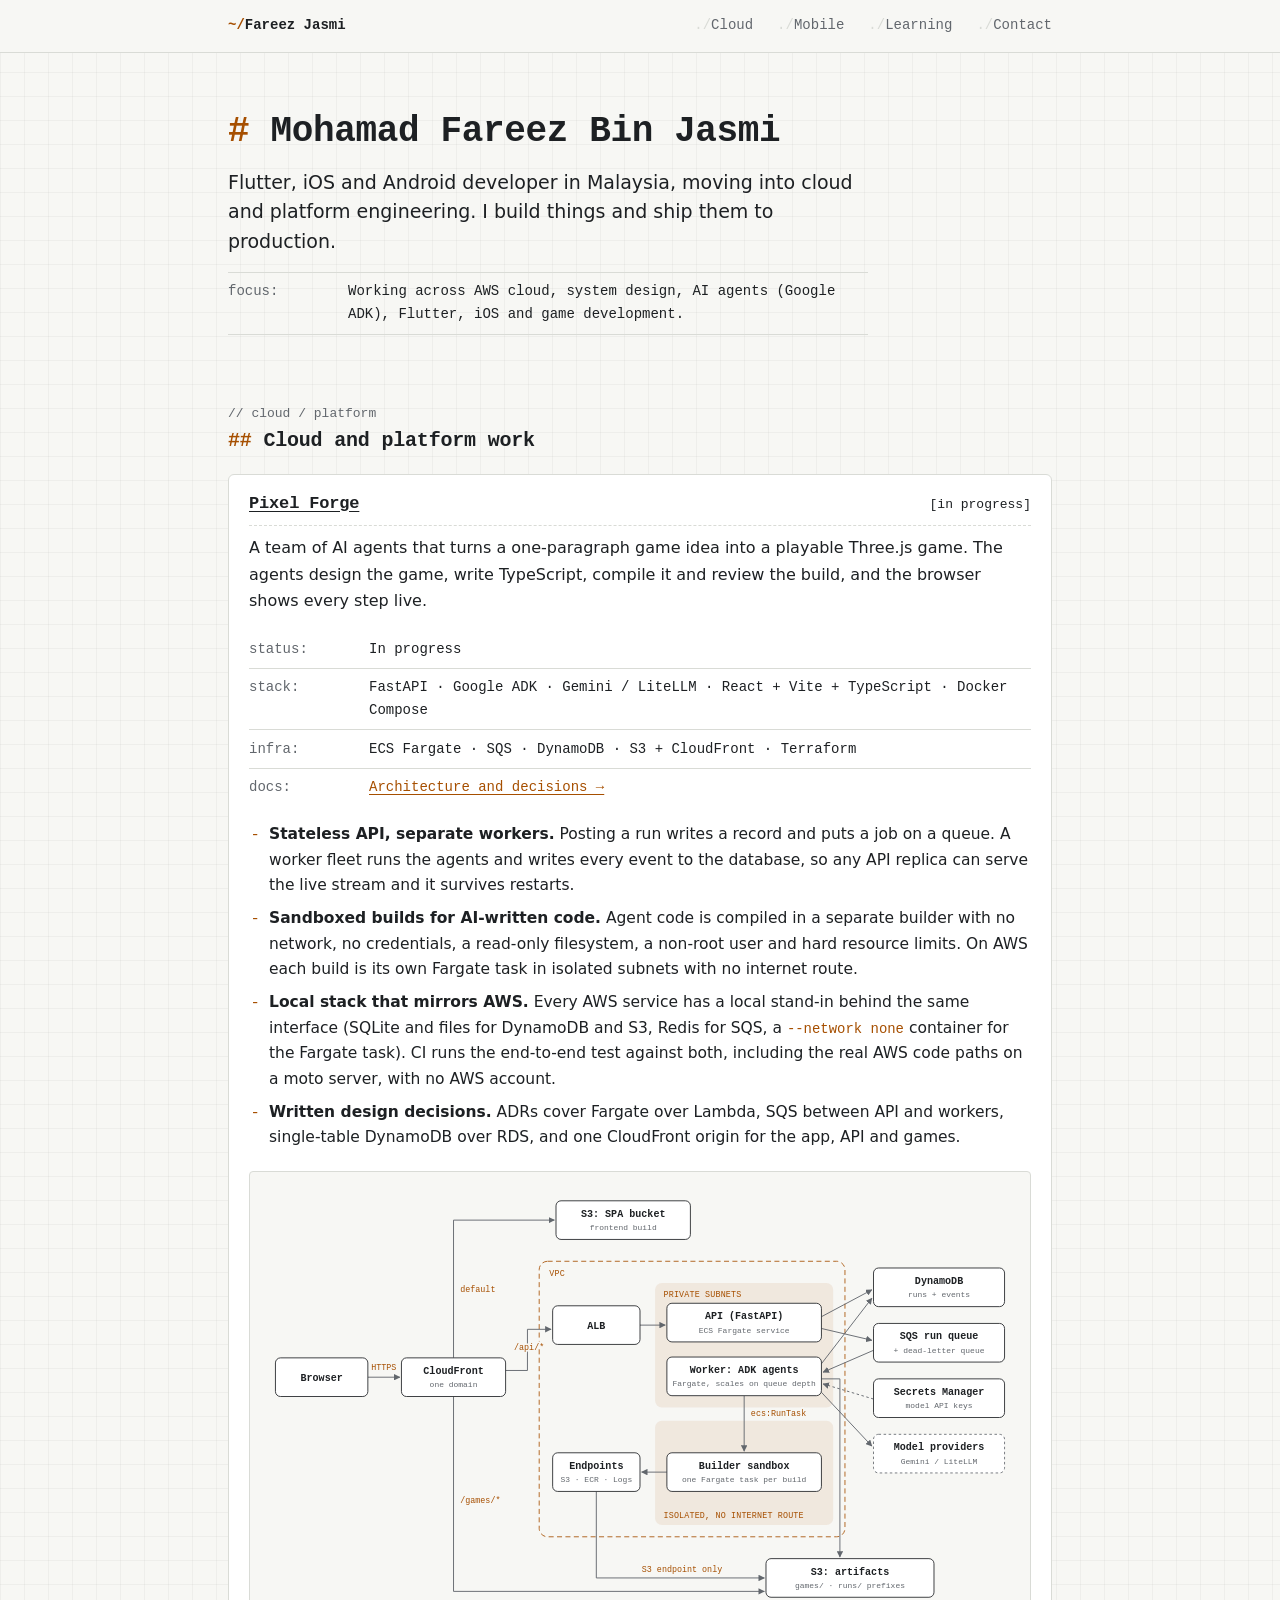
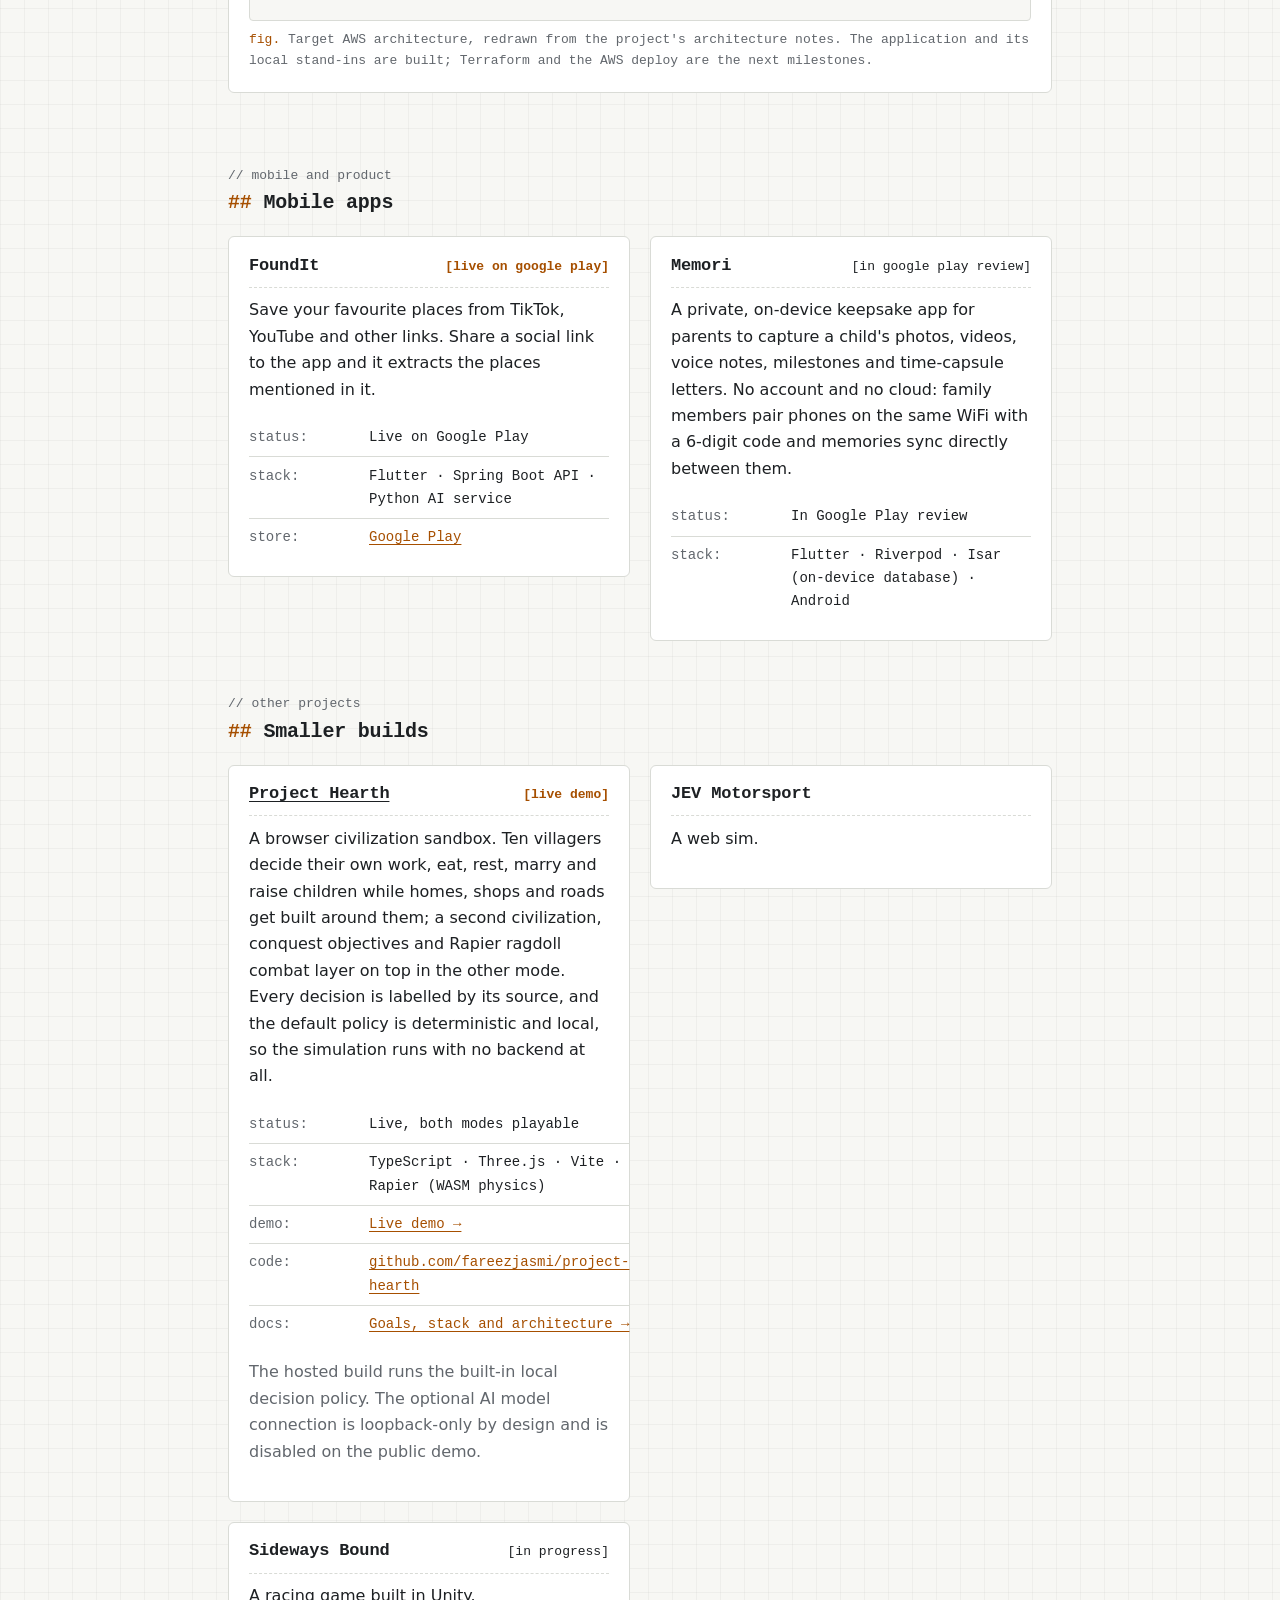
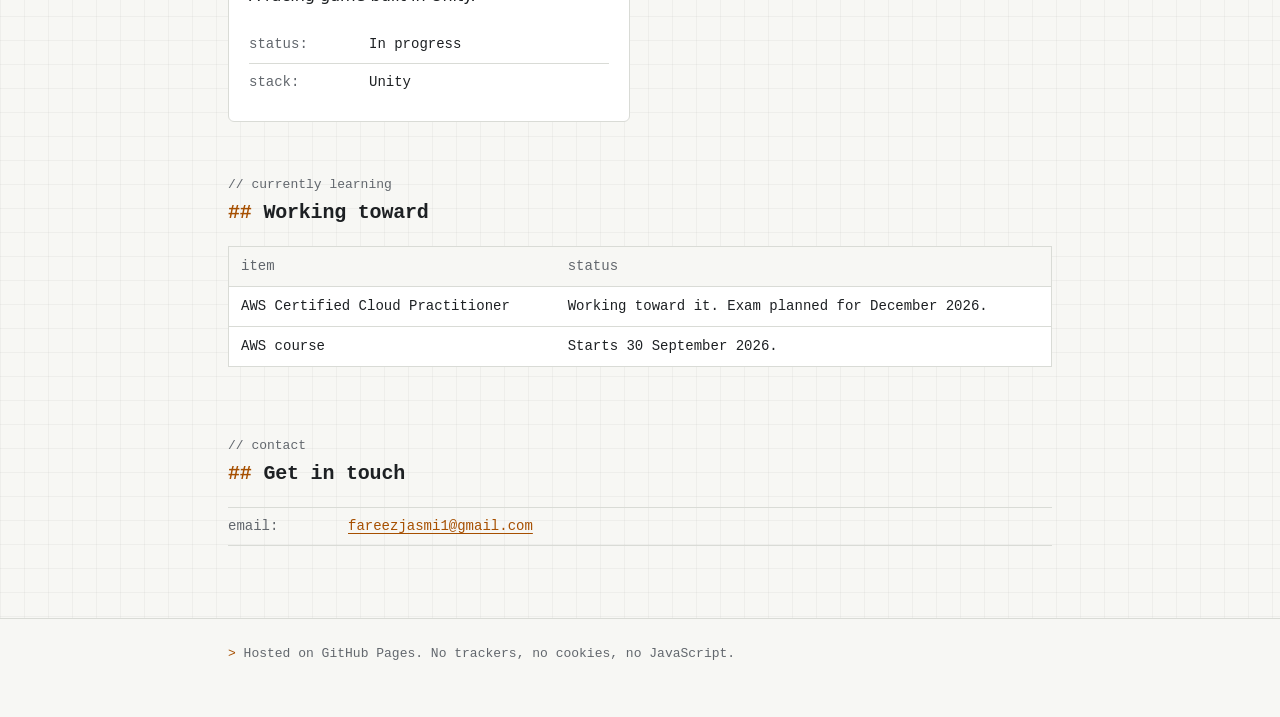
<file: site/index.html>
<!doctype html>
<html lang="en">
<head>
<meta charset="utf-8">
<meta name="viewport" content="width=device-width, initial-scale=1">
<title>Mohamad Fareez Bin Jasmi · Cloud / Platform Engineer (in progress) · Flutter, iOS &amp; Android developer</title>
<meta name="description" content="Mohamad Fareez Bin Jasmi, a Flutter, iOS and Android developer in Malaysia moving into cloud and platform engineering. Pixel Forge, FoundIt, Memori and other projects.">
<meta name="author" content="Mohamad Fareez Bin Jasmi">
<meta name="color-scheme" content="light dark">
<meta name="theme-color" content="#f7f7f4" media="(prefers-color-scheme: light)">
<meta name="theme-color" content="#0f1112" media="(prefers-color-scheme: dark)">
<link rel="canonical" href="https://fareezjasmi.github.io/portfolio/">
<!-- TODO(Fareez): add og:image / twitter:image (absolute URL, 1200x630) once there is a photo or card image. -->
<meta property="og:type" content="website">
<meta property="og:url" content="https://fareezjasmi.github.io/portfolio/">
<meta property="og:title" content="Mohamad Fareez Bin Jasmi · Cloud / Platform Engineer (in progress)">
<meta property="og:description" content="Flutter, iOS and Android developer in Malaysia moving into cloud and platform engineering. I build things and ship them to production.">
<meta property="og:locale" content="en_MY">
<meta name="twitter:card" content="summary">
<link rel="icon" href="favicon.svg" type="image/svg+xml">
<link rel="stylesheet" href="style.css">
</head>
<body class="v-b">
<a class="skip" href="#main">Skip to content</a>
<header class="top">
  <div class="wrap"><nav class="nav" aria-label="Primary"><a class="home" href="./">Fareez Jasmi</a><a href="#cloud">Cloud</a><a href="#mobile">Mobile</a><a href="#learning">Learning</a><a href="#contact">Contact</a></nav></div>
</header>
<main id="main" class="wrap">
  <section class="hero" aria-labelledby="name">
    <h1 id="name">Mohamad Fareez Bin Jasmi</h1>
    <p class="lede">Flutter, iOS and Android developer in Malaysia, moving into cloud and platform engineering. I build things and ship them to production.</p>
    <dl class="spec hero-spec">
      <!-- TODO(Fareez): bio row. Restore as: <dt>bio</dt><dd>2–3 sentences in your own words</dd> -->
      <!-- TODO(Fareez): photo row (optional). Restore as: <dt>photo</dt><dd><img src="fareez.jpg" alt="..."></dd> -->
      <dt>focus</dt><dd>Working across AWS cloud, system design, AI agents (Google ADK), Flutter, iOS and game development.</dd>
    </dl>
  </section>

  <section id="cloud" aria-labelledby="cloud-h">
    <p class="eyebrow">cloud / platform</p>
    <h2 id="cloud-h">Cloud and platform work</h2>
    <article class="card" aria-labelledby="pf-h">
  <header class="card-h"><h3 id="pf-h"><a href="pixel-forge.html">Pixel Forge</a></h3><span class="tag wip">in progress</span></header>
  <p>A team of AI agents that turns a one-paragraph game idea into a playable Three.js game. The agents design the game, write TypeScript, compile it and review the build, and the browser shows every step live.</p>
  <dl class="spec">
      <dt>status</dt><dd>In progress</dd>
      <dt>stack</dt><dd>FastAPI · Google ADK · Gemini / LiteLLM · React + Vite + TypeScript · Docker Compose</dd>
      <dt>infra</dt><dd>ECS Fargate · SQS · DynamoDB · S3 + CloudFront · Terraform</dd>
      <dt>docs</dt><dd><a href="pixel-forge.html">Architecture and decisions →</a></dd>
      <!-- TODO(Fareez): repo / demo row. The repo is private; add <dt>repo</dt><dd>link</dd> when there is a public repo or demo. -->
  </dl>
  <ul class="points">
        <li><strong>Stateless API, separate workers.</strong> Posting a run writes a record and puts a job on a queue. A worker fleet runs the agents and writes every event to the database, so any API replica can serve the live stream and it survives restarts.</li>
        <li><strong>Sandboxed builds for AI-written code.</strong> Agent code is compiled in a separate builder with no network, no credentials, a read-only filesystem, a non-root user and hard resource limits. On AWS each build is its own Fargate task in isolated subnets with no internet route.</li>
        <li><strong>Local stack that mirrors AWS.</strong> Every AWS service has a local stand-in behind the same interface (SQLite and files for DynamoDB and S3, Redis for SQS, a <code>--network none</code> container for the Fargate task). CI runs the end-to-end test against both, including the real AWS code paths on a moto server, with no AWS account.</li>
        <li><strong>Written design decisions.</strong> ADRs cover Fargate over Lambda, SQS between API and workers, single-table DynamoDB over RDS, and one CloudFront origin for the app, API and games.</li>
      </ul>
<figure class="diagram ">
<div class="diagram-scroll" tabindex="0" role="region" aria-label="Pixel Forge architecture diagram, scrollable">
<svg viewBox="0 0 900 505" role="img" aria-labelledby="pf-title pf-desc" xmlns="http://www.w3.org/2000/svg">
<title id="pf-title">Pixel Forge target AWS architecture</title>
<desc id="pf-desc">The browser reaches one CloudFront distribution over HTTPS. CloudFront serves the single-page app from an S3 bucket by default, sends /api/* to an Application Load Balancer in front of an ECS Fargate API service, and serves /games/* from an S3 artifacts bucket. The API writes runs to DynamoDB, reads events from it, and sends jobs to an SQS queue with a dead-letter queue. A Fargate worker service receives jobs, runs the ADK agents, appends events to DynamoDB, publishes built games to the artifacts bucket, reads model keys from Secrets Manager and calls model providers through NAT. For each build the worker starts a Fargate builder task in isolated subnets with no internet route, which reaches S3 only through VPC endpoints.</desc>
<defs><marker id="arr" viewBox="0 0 10 10" refX="9" refY="5" markerWidth="7" markerHeight="7" orient="auto-start-reverse"><path class="head" d="M0 0L10 5L0 10z"/></marker></defs>
<rect class="group" x="330" y="92" width="364" height="328" rx="10"/>
<text class="g" x="342" y="110">VPC</text>
<rect class="zone" x="468" y="118" width="212" height="148" rx="8"/>
<text class="g" x="478" y="134">PRIVATE SUBNETS</text>
<rect class="zone" x="468" y="282" width="212" height="124" rx="8"/>
<text class="g" x="478" y="398">ISOLATED, NO INTERNET ROUTE</text>
<g class="edges">
<path class="edge" marker-end="url(#arr)" d="M126 230H164"/>
<path class="edge" marker-end="url(#arr)" d="M228 207V43H348"/>
<path class="edge" marker-end="url(#arr)" d="M290 222H316V173H344"/>
<path class="edge" marker-end="url(#arr)" d="M228 253V485H598"/>
<path class="edge" marker-end="url(#arr)" d="M450 168H480"/>
<path class="edge" marker-end="url(#arr)" d="M666 158L726 126"/>
<path class="edge" marker-end="url(#arr)" d="M666 172L726 186"/>
<path class="edge" marker-end="url(#arr)" d="M728 198L668 224"/>
<path class="edge" marker-end="url(#arr)" d="M666 214L726 136"/>
<path class="edge dash" marker-end="url(#arr)" d="M728 256L668 238"/>
<path class="edge" marker-end="url(#arr)" d="M666 248L726 312"/>
<path class="edge" marker-end="url(#arr)" d="M574 252V318"/>
<path class="edge" marker-end="url(#arr)" d="M666 232H688V444"/>
<path class="edge" marker-end="url(#arr)" d="M482 343H452"/>
<path class="edge" marker-end="url(#arr)" d="M398 366V469H598"/>
</g>
<g class="labels">
<text class="e" x="145" y="222" text-anchor="middle">HTTPS</text>
<text class="e" x="236" y="128">default</text>
<text class="e" x="236" y="380">/games/*</text>
<text class="e" x="318" y="198" text-anchor="middle">/api/*</text>
<text class="e" x="582" y="276">ecs:RunTask</text>
<text class="e" x="500" y="462" text-anchor="middle">S3 endpoint only</text>
</g>
<g class="nodes" text-anchor="middle">
<rect class="box" x="16" y="207" width="110" height="46" rx="6"/><text class="t" x="71" y="235">Browser</text>
<rect class="box" x="166" y="207" width="124" height="46" rx="6"/><text class="t" x="228" y="226">CloudFront</text><text class="s" x="228" y="242">one domain</text>
<rect class="box" x="350" y="20" width="160" height="46" rx="6"/><text class="t" x="430" y="39">S3: SPA bucket</text><text class="s" x="430" y="55">frontend build</text>
<rect class="box" x="346" y="145" width="104" height="46" rx="6"/><text class="t" x="398" y="173">ALB</text>
<rect class="box" x="482" y="142" width="184" height="46" rx="6"/><text class="t" x="574" y="161">API (FastAPI)</text><text class="s" x="574" y="177">ECS Fargate service</text>
<rect class="box" x="482" y="206" width="184" height="46" rx="6"/><text class="t" x="574" y="225">Worker: ADK agents</text><text class="s" x="574" y="241">Fargate, scales on queue depth</text>
<rect class="box" x="482" y="320" width="184" height="46" rx="6"/><text class="t" x="574" y="339">Builder sandbox</text><text class="s" x="574" y="355">one Fargate task per build</text>
<rect class="box" x="346" y="320" width="104" height="46" rx="6"/><text class="t" x="398" y="339">Endpoints</text><text class="s" x="398" y="355">S3 · ECR · Logs</text>
<rect class="box" x="728" y="100" width="156" height="46" rx="6"/><text class="t" x="806" y="119">DynamoDB</text><text class="s" x="806" y="135">runs + events</text>
<rect class="box" x="728" y="166" width="156" height="46" rx="6"/><text class="t" x="806" y="185">SQS run queue</text><text class="s" x="806" y="201">+ dead-letter queue</text>
<rect class="box" x="728" y="232" width="156" height="46" rx="6"/><text class="t" x="806" y="251">Secrets Manager</text><text class="s" x="806" y="267">model API keys</text>
<rect class="ext" x="728" y="298" width="156" height="46" rx="6"/><text class="t" x="806" y="317">Model providers</text><text class="s" x="806" y="333">Gemini / LiteLLM</text>
<rect class="box" x="600" y="446" width="200" height="46" rx="6"/><text class="t" x="700" y="465">S3: artifacts</text><text class="s" x="700" y="481">games/ · runs/ prefixes</text>
</g>
</svg>
</div>
<figcaption><span class="scroll-hint">Scroll sideways to see the whole diagram. </span>Target AWS architecture, redrawn from the project's architecture notes. The application and its local stand-ins are built; Terraform and the AWS deploy are the next milestones.</figcaption>
</figure>
</article>
  </section>

  <section id="mobile" aria-labelledby="mobile-h">
    <p class="eyebrow">mobile and product</p>
    <h2 id="mobile-h">Mobile apps</h2>
    <div class="grid2">
    <article class="card" aria-labelledby="fi-h">
  <header class="card-h"><h3 id="fi-h">FoundIt</h3><span class="tag live">live on google play</span></header>
  <p>Save your favourite places from TikTok, YouTube and other links. Share a social link to the app and it extracts the places mentioned in it.</p>
  <dl class="spec">
      <dt>status</dt><dd>Live on Google Play</dd>
      <dt>stack</dt><dd>Flutter · Spring Boot API · Python AI service</dd>
      <dt>store</dt><dd><a href="https://play.google.com/store/apps/details?id=com.wolfdev.foundit">Google Play</a></dd>
  </dl>
  
</article>
    <article class="card" aria-labelledby="me-h">
  <header class="card-h"><h3 id="me-h">Memori</h3><span class="tag review">in google play review</span></header>
  <p>A private, on-device keepsake app for parents to capture a child's photos, videos, voice notes, milestones and time-capsule letters. No account and no cloud: family members pair phones on the same WiFi with a 6-digit code and memories sync directly between them.</p>
  <dl class="spec">
      <dt>status</dt><dd>In Google Play review</dd>
      <dt>stack</dt><dd>Flutter · Riverpod · Isar (on-device database) · Android</dd>
      <!-- TODO(Fareez): store row. Add <dt>store</dt><dd>Google Play link</dd> once Memori is approved. -->
  </dl>
  
</article>
    </div>
  </section>

  <section id="other" aria-labelledby="other-h">
    <p class="eyebrow">other projects</p>
    <h2 id="other-h">Smaller builds</h2>
    <div class="grid2">
    <article class="card" aria-labelledby="ph-h">
  <header class="card-h"><h3 id="ph-h"><a href="project-hearth.html">Project Hearth</a></h3><span class="tag live">live demo</span></header>
  <p>A browser civilization sandbox. Ten villagers decide their own work, eat, rest, marry and raise children while homes, shops and roads get built around them; a second civilization, conquest objectives and Rapier ragdoll combat layer on top in the other mode. Every decision is labelled by its source, and the default policy is deterministic and local, so the simulation runs with no backend at all.</p>
  <dl class="spec">
      <dt>status</dt><dd>Live, both modes playable</dd>
      <dt>stack</dt><dd>TypeScript · Three.js · Vite · Rapier (WASM physics)</dd>
      <dt>demo</dt><dd><a href="https://fareezjasmi.github.io/project-hearth/">Live demo →</a></dd>
      <dt>code</dt><dd><a href="https://github.com/fareezjasmi/project-hearth">github.com/fareezjasmi/project-hearth</a></dd>
      <dt>docs</dt><dd><a href="project-hearth.html">Goals, stack and architecture →</a></dd>
  </dl>
  <p class="muted small">The hosted build runs the built-in local decision policy. The optional AI model connection is loopback-only by design and is disabled on the public demo.</p>
</article>
    <article class="card" aria-labelledby="jev-h">
  <header class="card-h"><h3 id="jev-h">JEV Motorsport</h3></header>
  <p>A web sim.</p>
  <!-- TODO(Fareez): JEV Motorsport details: one or two sentences on what it simulates, the stack, and a link. -->
  
</article>
    <article class="card" aria-labelledby="sb-h">
  <header class="card-h"><h3 id="sb-h">Sideways Bound</h3><span class="tag wip">in progress</span></header>
  <p>A racing game built in Unity.</p>
  <!-- TODO(Fareez): Sideways Bound details: one sentence on the idea, plus a video or build link if you want one. -->
  <dl class="spec">
      <dt>status</dt><dd>In progress</dd>
      <dt>stack</dt><dd>Unity</dd>
  </dl>
  
</article>
    </div>
  </section>

  <section id="learning" aria-labelledby="learning-h">
    <p class="eyebrow">currently learning</p>
    <h2 id="learning-h">Working toward</h2>
    <div class="table-scroll">
    <table class="plain">
      <thead><tr><th scope="col">item</th><th scope="col">status</th></tr></thead>
      <tbody>
        <tr><td>AWS Certified Cloud Practitioner</td><td>Working toward it. Exam planned for December 2026.</td></tr>
        <tr><td>AWS course</td><td>Starts 30 September 2026.<!-- TODO(Fareez): optional, add the course name / provider here. --></td></tr>
      </tbody>
    </table>
    </div>
  </section>

  <section id="contact" aria-labelledby="contact-h">
    <p class="eyebrow">contact</p>
    <h2 id="contact-h">Get in touch</h2>
    <dl class="spec">
      <dt>email</dt><dd><a href="mailto:fareezjasmi1@gmail.com">fareezjasmi1@gmail.com</a></dd>
      <!-- TODO(Fareez): github row: <dt>github</dt><dd><a href="...">...</a></dd> -->
      <!-- TODO(Fareez): linkedin row: <dt>linkedin</dt><dd><a href="...">...</a></dd> -->
      <!-- TODO(Fareez): cv row (optional): <dt>cv</dt><dd><a href="cv.pdf">PDF</a></dd> -->
    </dl>
  </section>
</main>
<footer class="site">
  <div class="wrap">
    <p>Hosted on GitHub Pages. No trackers, no cookies, no JavaScript.</p>
  </div>
</footer>
</body>
</html>
</file>
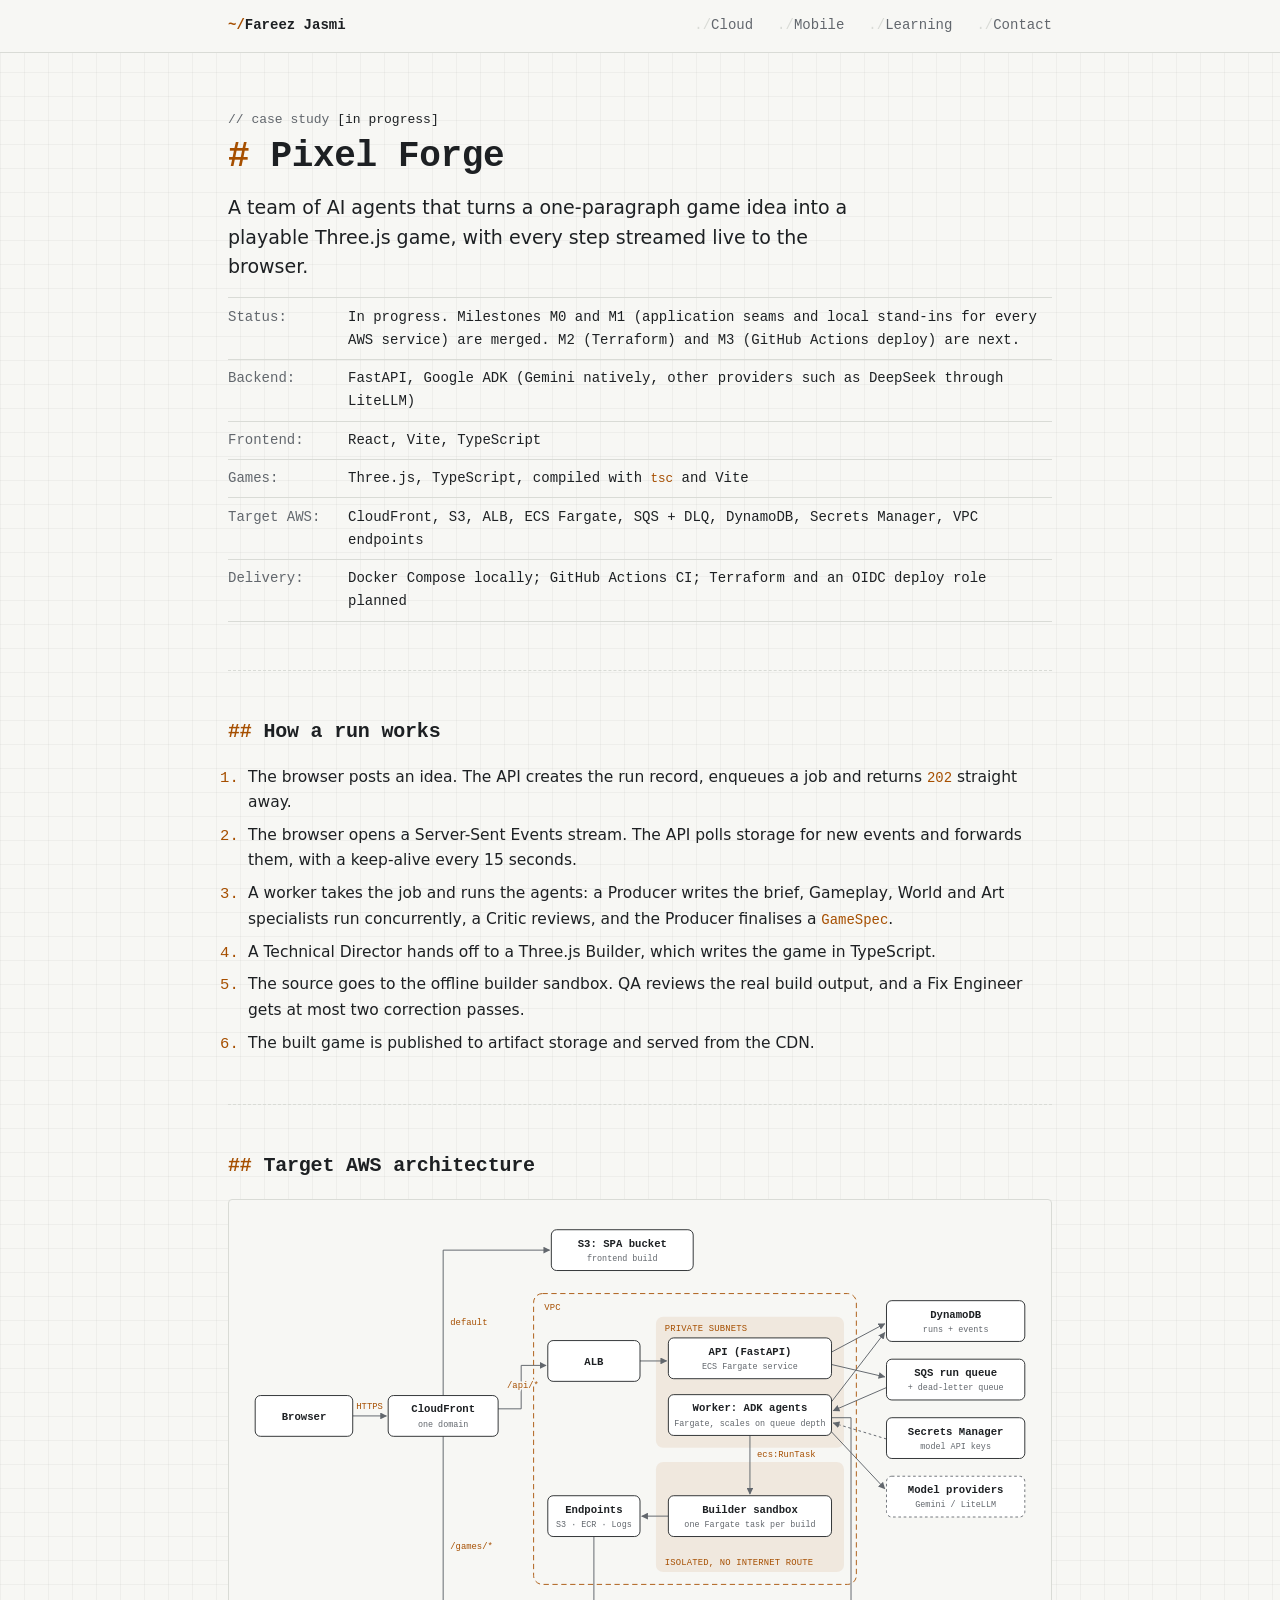
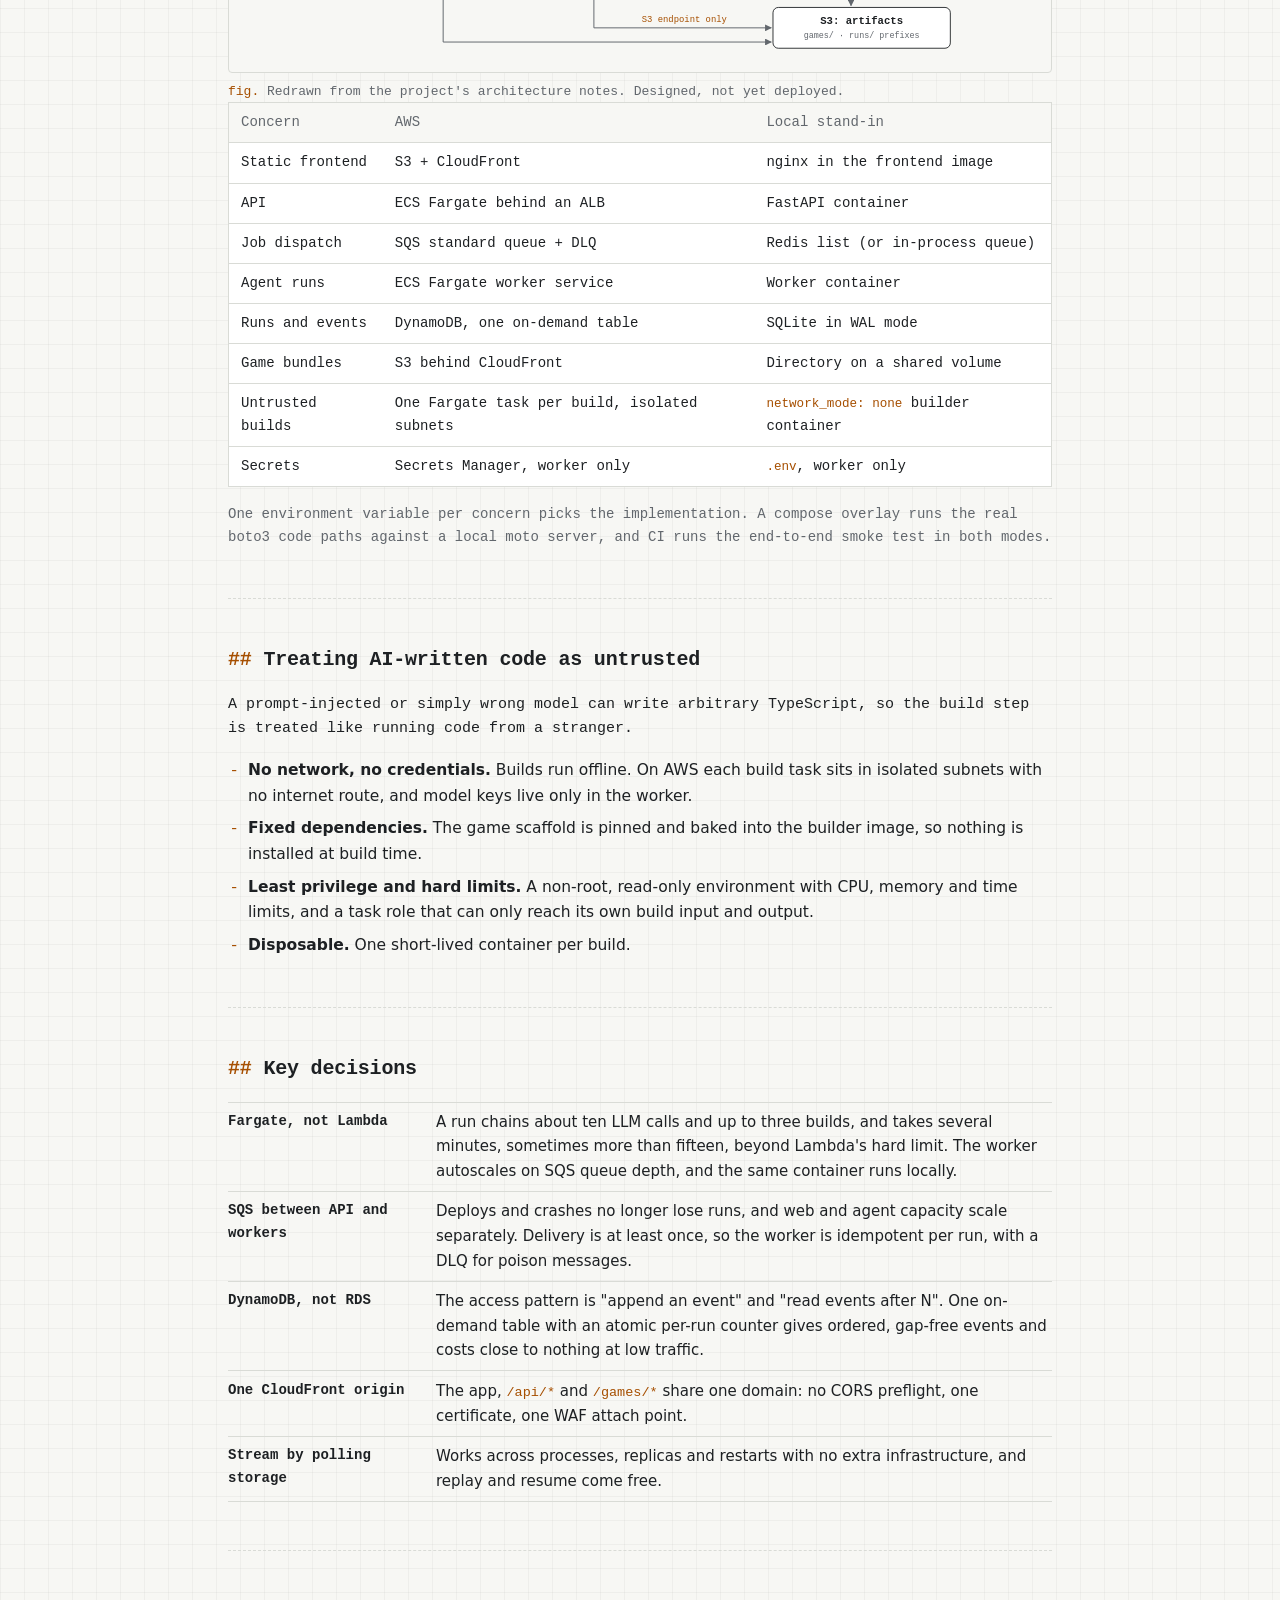
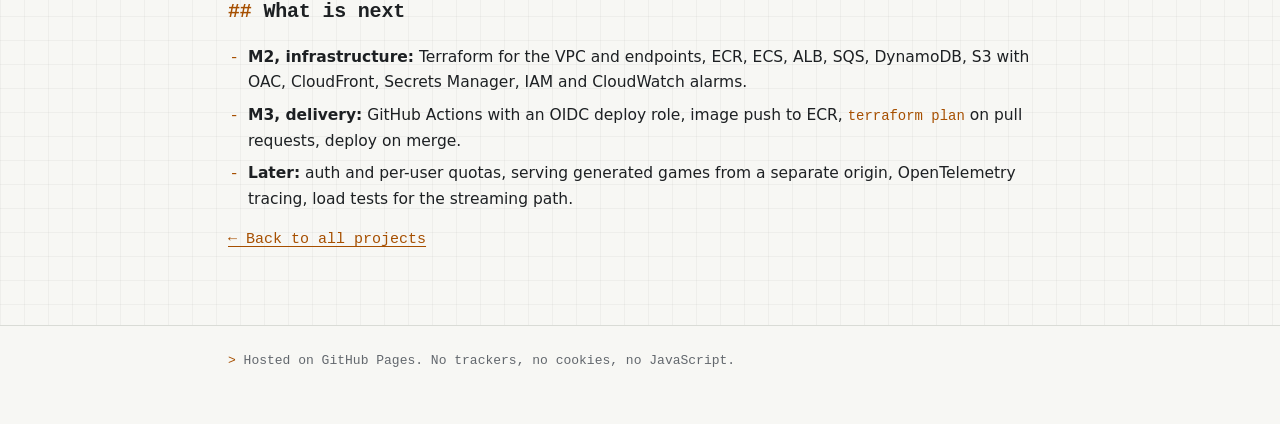
<file: site/pixel-forge.html>
<!doctype html>
<html lang="en">
<head>
<meta charset="utf-8">
<meta name="viewport" content="width=device-width, initial-scale=1">
<title>Pixel Forge: architecture and decisions · Mohamad Fareez Bin Jasmi</title>
<meta name="description" content="Pixel Forge turns a game idea into a playable Three.js game with a team of AI agents. Target AWS architecture on ECS Fargate, SQS, DynamoDB, S3 and CloudFront, with a sandboxed builder for AI-written code.">
<meta name="author" content="Mohamad Fareez Bin Jasmi">
<meta name="color-scheme" content="light dark">
<meta name="theme-color" content="#f7f7f4" media="(prefers-color-scheme: light)">
<meta name="theme-color" content="#0f1112" media="(prefers-color-scheme: dark)">
<link rel="canonical" href="https://fareezjasmi.github.io/portfolio/pixel-forge.html">
<meta property="og:type" content="article">
<meta property="og:url" content="https://fareezjasmi.github.io/portfolio/pixel-forge.html">
<meta property="og:title" content="Pixel Forge: architecture and decisions">
<meta property="og:description" content="A team of AI agents that turns a game idea into a playable Three.js game, designed for ECS Fargate, SQS, DynamoDB, S3 and CloudFront.">
<meta name="twitter:card" content="summary">
<link rel="icon" href="favicon.svg" type="image/svg+xml">
<link rel="stylesheet" href="style.css">
</head>
<body class="v-b">
<a class="skip" href="#main">Skip to content</a>
<header class="top">
  <div class="wrap"><nav class="nav" aria-label="Primary"><a class="home" href="./">Fareez Jasmi</a><a href="./#cloud">Cloud</a><a href="./#mobile">Mobile</a><a href="./#learning">Learning</a><a href="./#contact">Contact</a></nav></div>
</header>
<main id="main" class="wrap casestudy">
<section class="hero" aria-labelledby="title">
    <p class="eyebrow page-top">case study <span class="tag wip">in progress</span></p>
    <h1 id="title" class="flush">Pixel Forge</h1>
    <p class="lede">A team of AI agents that turns a one-paragraph game idea into a playable Three.js game, with every step streamed live to the browser.</p>
    <dl class="spec">
      <dt>Status</dt><dd>In progress. Milestones M0 and M1 (application seams and local stand-ins for every AWS service) are merged. M2 (Terraform) and M3 (GitHub Actions deploy) are next.</dd>
      <dt>Backend</dt><dd>FastAPI, Google ADK (Gemini natively, other providers such as DeepSeek through LiteLLM)</dd>
      <dt>Frontend</dt><dd>React, Vite, TypeScript</dd>
      <dt>Games</dt><dd>Three.js, TypeScript, compiled with <code>tsc</code> and Vite</dd>
      <dt>Target AWS</dt><dd>CloudFront, S3, ALB, ECS Fargate, SQS + DLQ, DynamoDB, Secrets Manager, VPC endpoints</dd>
      <dt>Delivery</dt><dd>Docker Compose locally; GitHub Actions CI; Terraform and an OIDC deploy role planned</dd>
    </dl>
    <!-- TODO(Fareez): repo / demo link. The repo is private; add a public repo, demo video or live URL here if you want one. -->
  </section>

<section aria-labelledby="flow-h">
    <h2 id="flow-h">How a run works</h2>
    <ol class="points">
      <li>The browser posts an idea. The API creates the run record, enqueues a job and returns <code>202</code> straight away.</li>
      <li>The browser opens a Server-Sent Events stream. The API polls storage for new events and forwards them, with a keep-alive every 15 seconds.</li>
      <li>A worker takes the job and runs the agents: a Producer writes the brief, Gameplay, World and Art specialists run concurrently, a Critic reviews, and the Producer finalises a <code>GameSpec</code>.</li>
      <li>A Technical Director hands off to a Three.js Builder, which writes the game in TypeScript.</li>
      <li>The source goes to the offline builder sandbox. QA reviews the real build output, and a Fix Engineer gets at most two correction passes.</li>
      <li>The built game is published to artifact storage and served from the CDN.</li>
    </ol>
  </section>
<section aria-labelledby="arch-h">
    <h2 id="arch-h">Target AWS architecture</h2>
    <figure class="diagram">
      <div class="diagram-scroll" tabindex="0" role="region" aria-label="Pixel Forge architecture diagram, scrollable">
<svg viewBox="0 0 900 505" role="img" aria-labelledby="pf-title pf-desc" xmlns="http://www.w3.org/2000/svg">
<title id="pf-title">Pixel Forge target AWS architecture</title>
<desc id="pf-desc">The browser reaches one CloudFront distribution over HTTPS. CloudFront serves the single-page app from an S3 bucket by default, sends /api/* to an Application Load Balancer in front of an ECS Fargate API service, and serves /games/* from an S3 artifacts bucket. The API writes runs to DynamoDB, reads events from it, and sends jobs to an SQS queue with a dead-letter queue. A Fargate worker service receives jobs, runs the ADK agents, appends events to DynamoDB, publishes built games to the artifacts bucket, reads model keys from Secrets Manager and calls model providers through NAT. For each build the worker starts a Fargate builder task in isolated subnets with no internet route, which reaches S3 only through VPC endpoints.</desc>
<defs><marker id="arr" viewBox="0 0 10 10" refX="9" refY="5" markerWidth="7" markerHeight="7" orient="auto-start-reverse"><path class="head" d="M0 0L10 5L0 10z"/></marker></defs>
<rect class="group" x="330" y="92" width="364" height="328" rx="10"/>
<text class="g" x="342" y="110">VPC</text>
<rect class="zone" x="468" y="118" width="212" height="148" rx="8"/>
<text class="g" x="478" y="134">PRIVATE SUBNETS</text>
<rect class="zone" x="468" y="282" width="212" height="124" rx="8"/>
<text class="g" x="478" y="398">ISOLATED, NO INTERNET ROUTE</text>
<g class="edges">
<path class="edge" marker-end="url(#arr)" d="M126 230H164"/>
<path class="edge" marker-end="url(#arr)" d="M228 207V43H348"/>
<path class="edge" marker-end="url(#arr)" d="M290 222H316V173H344"/>
<path class="edge" marker-end="url(#arr)" d="M228 253V485H598"/>
<path class="edge" marker-end="url(#arr)" d="M450 168H480"/>
<path class="edge" marker-end="url(#arr)" d="M666 158L726 126"/>
<path class="edge" marker-end="url(#arr)" d="M666 172L726 186"/>
<path class="edge" marker-end="url(#arr)" d="M728 198L668 224"/>
<path class="edge" marker-end="url(#arr)" d="M666 214L726 136"/>
<path class="edge dash" marker-end="url(#arr)" d="M728 256L668 238"/>
<path class="edge" marker-end="url(#arr)" d="M666 248L726 312"/>
<path class="edge" marker-end="url(#arr)" d="M574 252V318"/>
<path class="edge" marker-end="url(#arr)" d="M666 232H688V444"/>
<path class="edge" marker-end="url(#arr)" d="M482 343H452"/>
<path class="edge" marker-end="url(#arr)" d="M398 366V469H598"/>
</g>
<g class="labels">
<text class="e" x="145" y="222" text-anchor="middle">HTTPS</text>
<text class="e" x="236" y="128">default</text>
<text class="e" x="236" y="380">/games/*</text>
<text class="e" x="318" y="198" text-anchor="middle">/api/*</text>
<text class="e" x="582" y="276">ecs:RunTask</text>
<text class="e" x="500" y="462" text-anchor="middle">S3 endpoint only</text>
</g>
<g class="nodes" text-anchor="middle">
<rect class="box" x="16" y="207" width="110" height="46" rx="6"/><text class="t" x="71" y="235">Browser</text>
<rect class="box" x="166" y="207" width="124" height="46" rx="6"/><text class="t" x="228" y="226">CloudFront</text><text class="s" x="228" y="242">one domain</text>
<rect class="box" x="350" y="20" width="160" height="46" rx="6"/><text class="t" x="430" y="39">S3: SPA bucket</text><text class="s" x="430" y="55">frontend build</text>
<rect class="box" x="346" y="145" width="104" height="46" rx="6"/><text class="t" x="398" y="173">ALB</text>
<rect class="box" x="482" y="142" width="184" height="46" rx="6"/><text class="t" x="574" y="161">API (FastAPI)</text><text class="s" x="574" y="177">ECS Fargate service</text>
<rect class="box" x="482" y="206" width="184" height="46" rx="6"/><text class="t" x="574" y="225">Worker: ADK agents</text><text class="s" x="574" y="241">Fargate, scales on queue depth</text>
<rect class="box" x="482" y="320" width="184" height="46" rx="6"/><text class="t" x="574" y="339">Builder sandbox</text><text class="s" x="574" y="355">one Fargate task per build</text>
<rect class="box" x="346" y="320" width="104" height="46" rx="6"/><text class="t" x="398" y="339">Endpoints</text><text class="s" x="398" y="355">S3 · ECR · Logs</text>
<rect class="box" x="728" y="100" width="156" height="46" rx="6"/><text class="t" x="806" y="119">DynamoDB</text><text class="s" x="806" y="135">runs + events</text>
<rect class="box" x="728" y="166" width="156" height="46" rx="6"/><text class="t" x="806" y="185">SQS run queue</text><text class="s" x="806" y="201">+ dead-letter queue</text>
<rect class="box" x="728" y="232" width="156" height="46" rx="6"/><text class="t" x="806" y="251">Secrets Manager</text><text class="s" x="806" y="267">model API keys</text>
<rect class="ext" x="728" y="298" width="156" height="46" rx="6"/><text class="t" x="806" y="317">Model providers</text><text class="s" x="806" y="333">Gemini / LiteLLM</text>
<rect class="box" x="600" y="446" width="200" height="46" rx="6"/><text class="t" x="700" y="465">S3: artifacts</text><text class="s" x="700" y="481">games/ · runs/ prefixes</text>
</g>
</svg>
      </div>
      <figcaption><span class="scroll-hint">Scroll sideways to see the whole diagram. </span>Redrawn from the project's architecture notes. Designed, not yet deployed.</figcaption>
    </figure>
    <div class="table-scroll">
    <table>
      <thead><tr><th scope="col">Concern</th><th scope="col">AWS</th><th scope="col">Local stand-in</th></tr></thead>
      <tbody>
        <tr><td>Static frontend</td><td>S3 + CloudFront</td><td>nginx in the frontend image</td></tr>
        <tr><td>API</td><td>ECS Fargate behind an ALB</td><td>FastAPI container</td></tr>
        <tr><td>Job dispatch</td><td>SQS standard queue + DLQ</td><td>Redis list (or in-process queue)</td></tr>
        <tr><td>Agent runs</td><td>ECS Fargate worker service</td><td>Worker container</td></tr>
        <tr><td>Runs and events</td><td>DynamoDB, one on-demand table</td><td>SQLite in WAL mode</td></tr>
        <tr><td>Game bundles</td><td>S3 behind CloudFront</td><td>Directory on a shared volume</td></tr>
        <tr><td>Untrusted builds</td><td>One Fargate task per build, isolated subnets</td><td><code>network_mode: none</code> builder container</td></tr>
        <tr><td>Secrets</td><td>Secrets Manager, worker only</td><td><code>.env</code>, worker only</td></tr>
      </tbody>
    </table>
    </div>
    <p class="small muted">One environment variable per concern picks the implementation. A compose overlay runs the real boto3 code paths against a local moto server, and CI runs the end-to-end smoke test in both modes.</p>
  </section>
<section aria-labelledby="sandbox-h">
    <h2 id="sandbox-h">Treating AI-written code as untrusted</h2>
    <p>A prompt-injected or simply wrong model can write arbitrary TypeScript, so the build step is treated like running code from a stranger.</p>
    <ul class="points">
      <li><strong>No network, no credentials.</strong> Builds run offline. On AWS each build task sits in isolated subnets with no internet route, and model keys live only in the worker.</li>
      <li><strong>Fixed dependencies.</strong> The game scaffold is pinned and baked into the builder image, so nothing is installed at build time.</li>
      <li><strong>Least privilege and hard limits.</strong> A non-root, read-only environment with CPU, memory and time limits, and a task role that can only reach its own build input and output.</li>
      <li><strong>Disposable.</strong> One short-lived container per build.</li>
    </ul>
  </section>
<section aria-labelledby="adr-h">
    <h2 id="adr-h">Key decisions</h2>
    <dl class="spec spec-wide">
      <dt>Fargate, not Lambda</dt><dd>A run chains about ten LLM calls and up to three builds, and takes several minutes, sometimes more than fifteen, beyond Lambda's hard limit. The worker autoscales on SQS queue depth, and the same container runs locally.</dd>
      <dt>SQS between API and workers</dt><dd>Deploys and crashes no longer lose runs, and web and agent capacity scale separately. Delivery is at least once, so the worker is idempotent per run, with a DLQ for poison messages.</dd>
      <dt>DynamoDB, not RDS</dt><dd>The access pattern is "append an event" and "read events after N". One on-demand table with an atomic per-run counter gives ordered, gap-free events and costs close to nothing at low traffic.</dd>
      <dt>One CloudFront origin</dt><dd>The app, <code>/api/*</code> and <code>/games/*</code> share one domain: no CORS preflight, one certificate, one WAF attach point.</dd>
      <dt>Stream by polling storage</dt><dd>Works across processes, replicas and restarts with no extra infrastructure, and replay and resume come free.</dd>
    </dl>
  </section>
<section aria-labelledby="next-h">
    <h2 id="next-h">What is next</h2>
    <ul class="points">
      <li><strong>M2, infrastructure:</strong> Terraform for the VPC and endpoints, ECR, ECS, ALB, SQS, DynamoDB, S3 with OAC, CloudFront, Secrets Manager, IAM and CloudWatch alarms.</li>
      <li><strong>M3, delivery:</strong> GitHub Actions with an OIDC deploy role, image push to ECR, <code>terraform plan</code> on pull requests, deploy on merge.</li>
      <li><strong>Later:</strong> auth and per-user quotas, serving generated games from a separate origin, OpenTelemetry tracing, load tests for the streaming path.</li>
    </ul>
    <p><a href="./#cloud">← Back to all projects</a></p>
  </section>
</main>
<footer class="site">
  <div class="wrap">
    <p>Hosted on GitHub Pages. No trackers, no cookies, no JavaScript.</p>
  </div>
</footer>
</body>
</html>
</file>
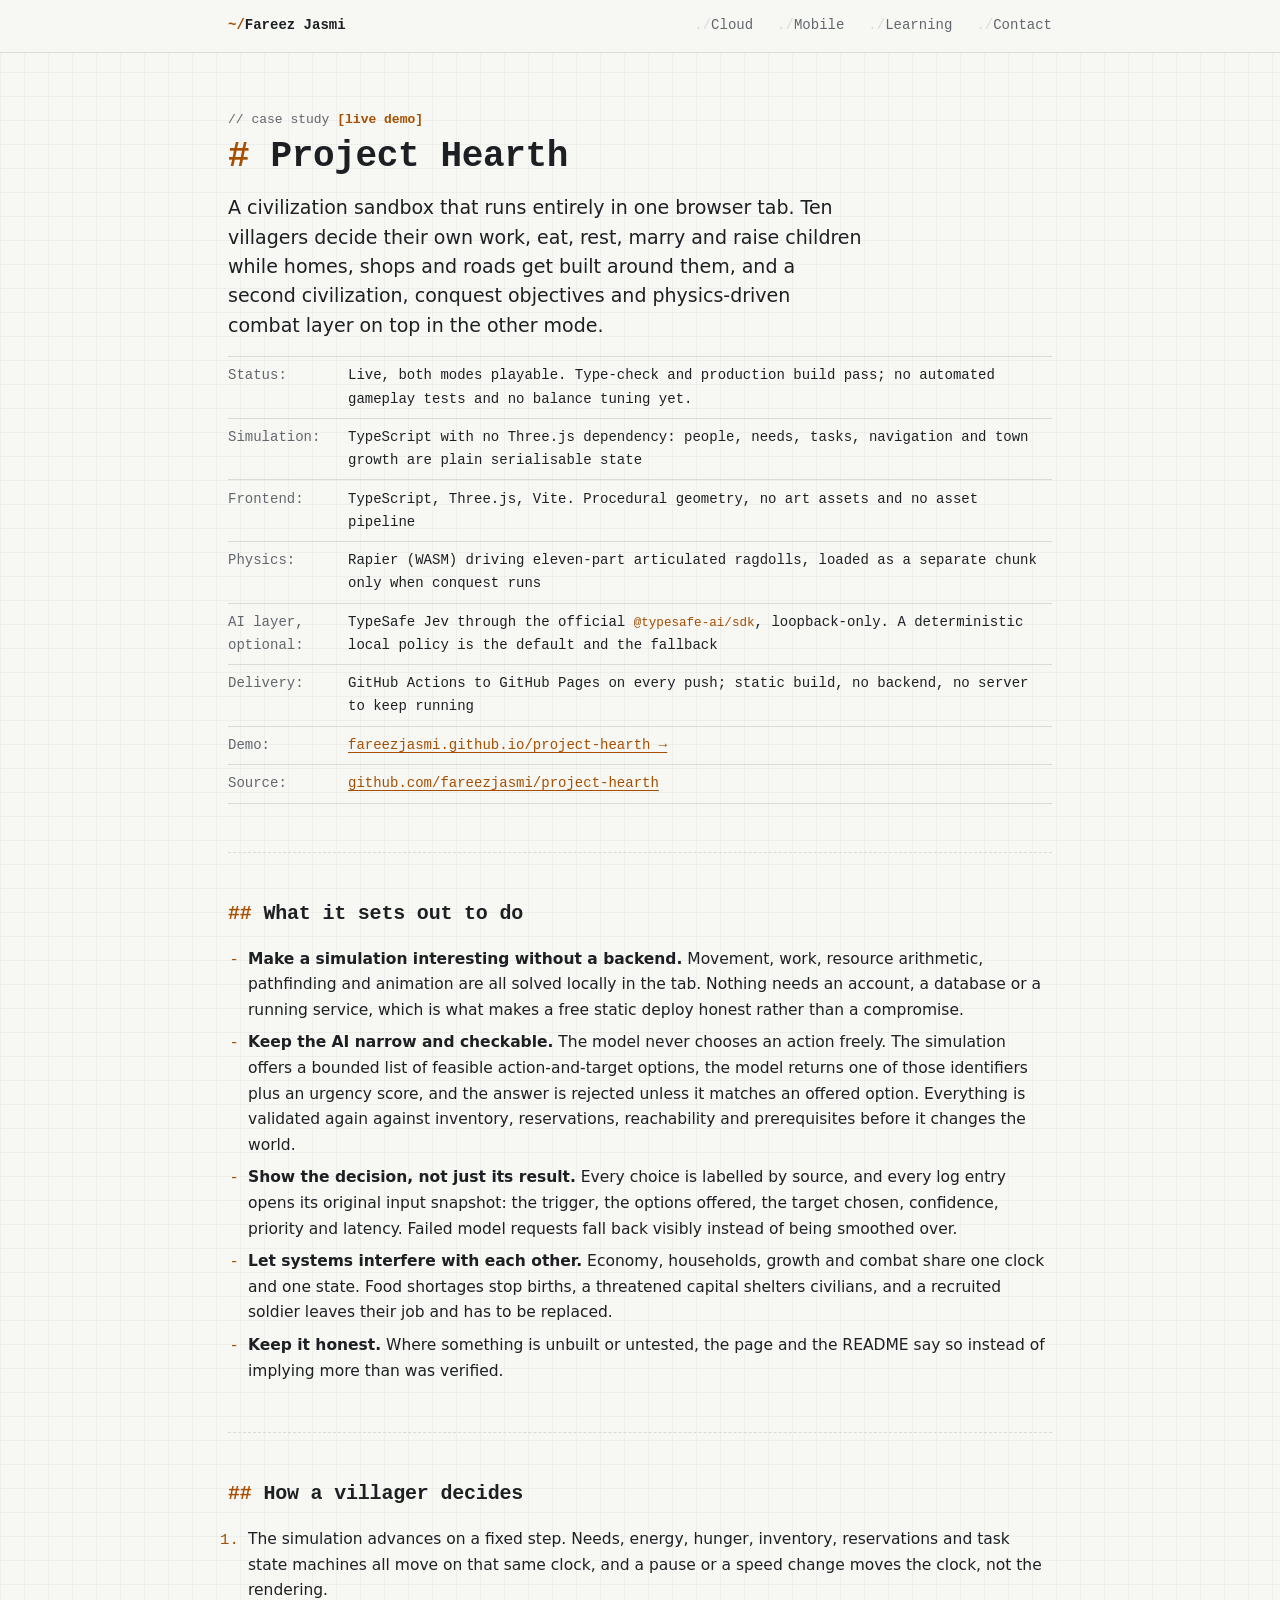
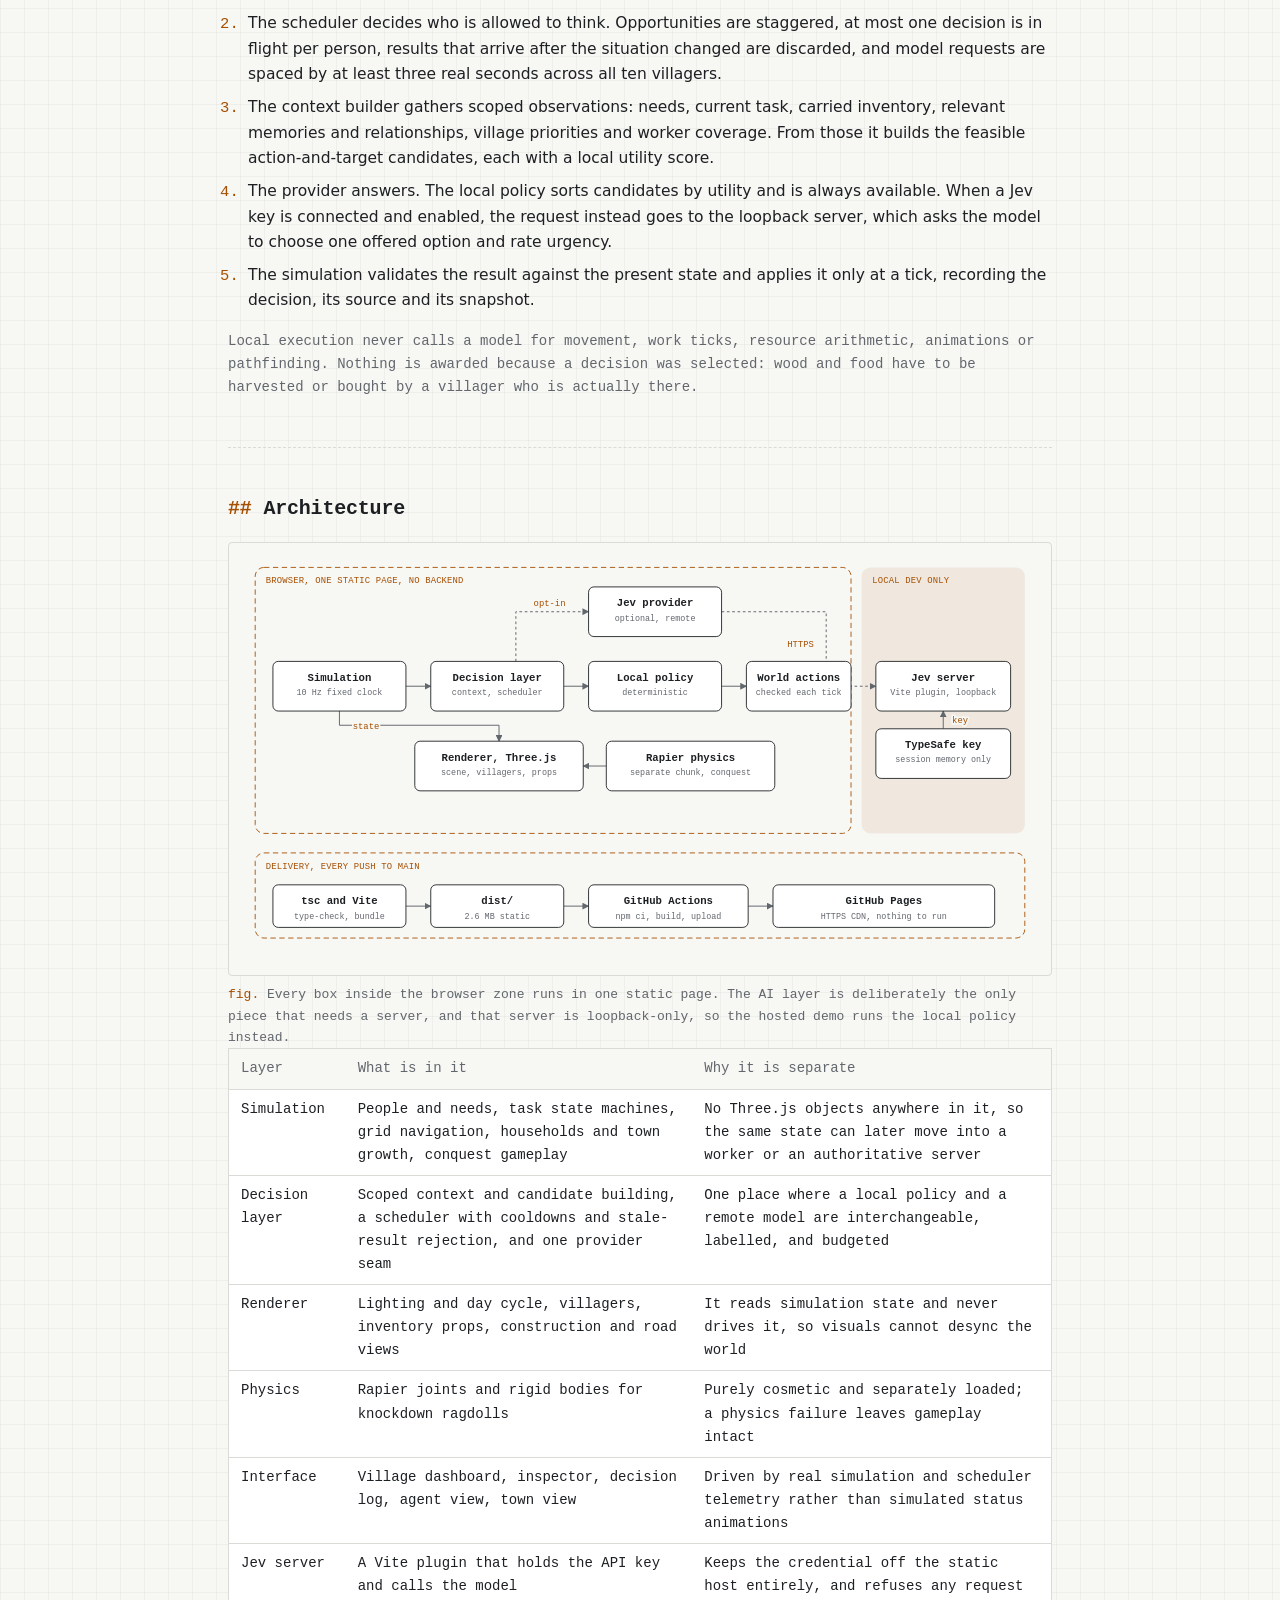
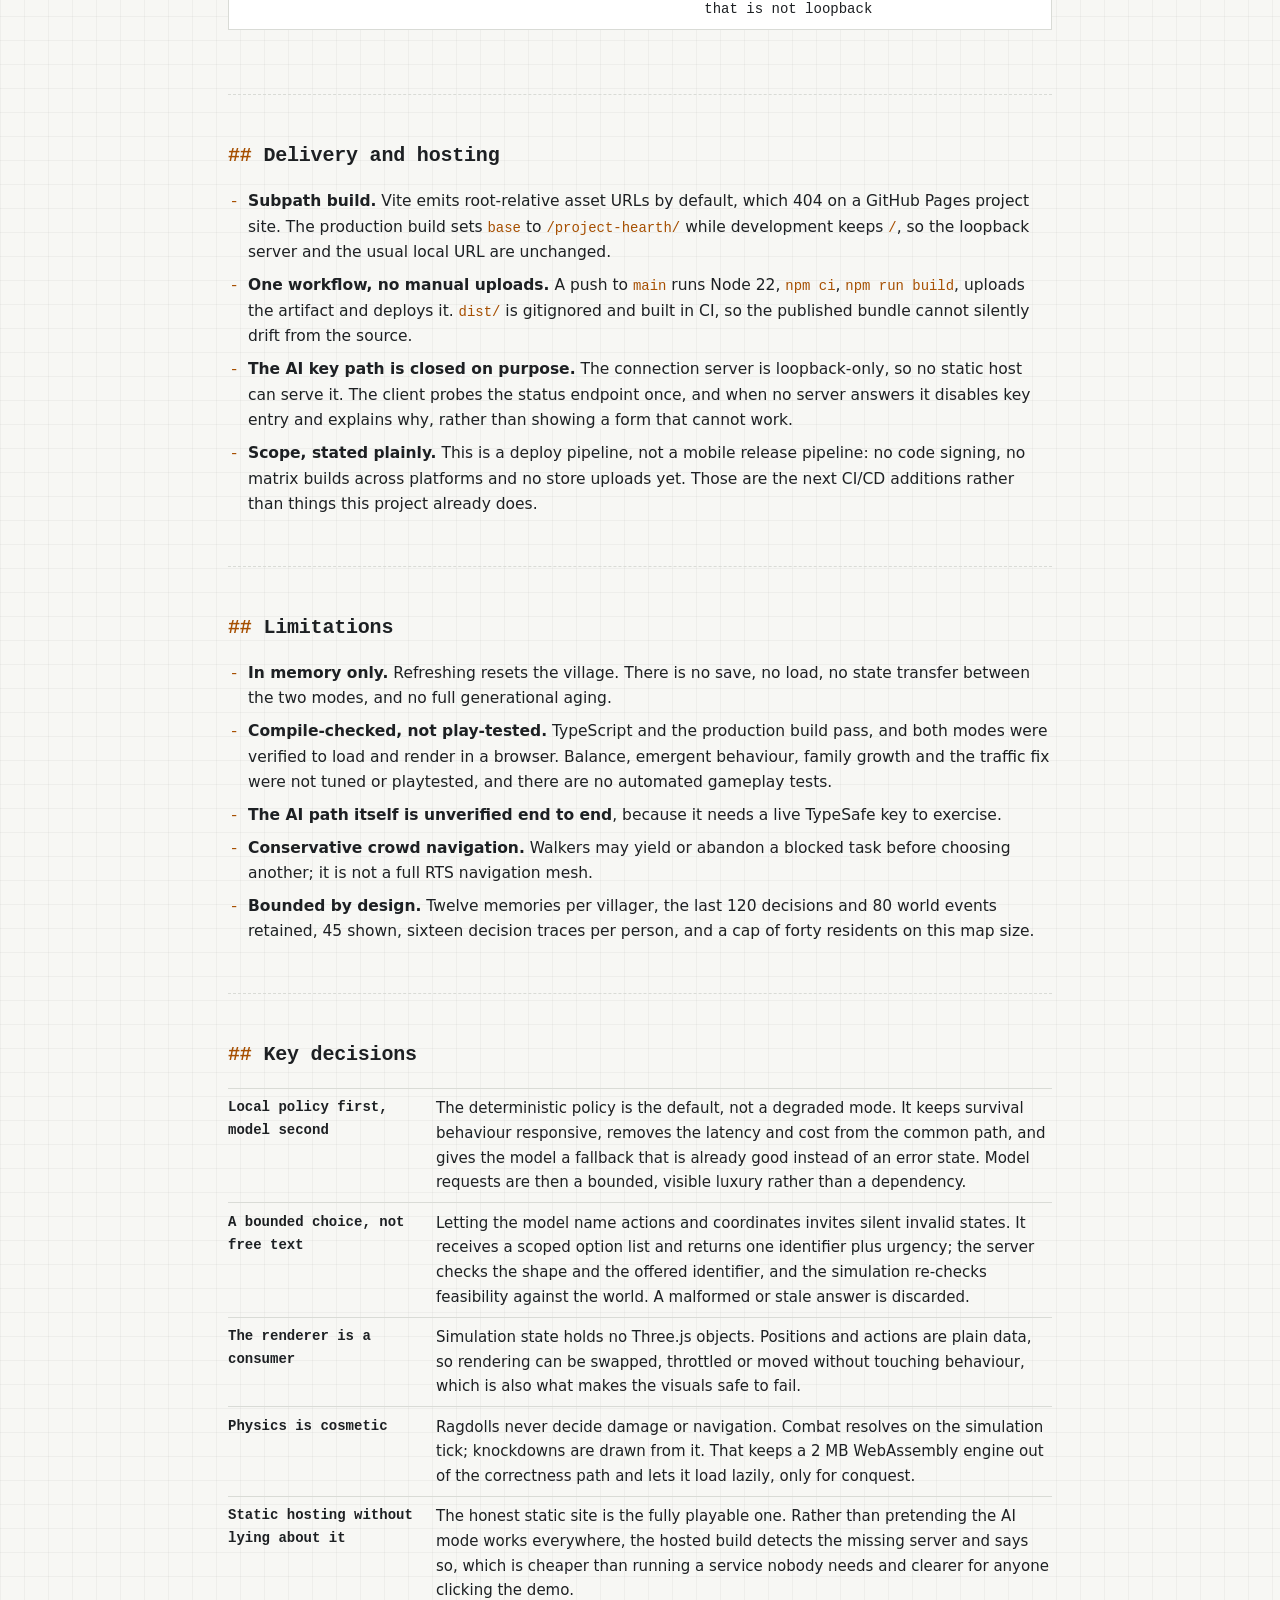
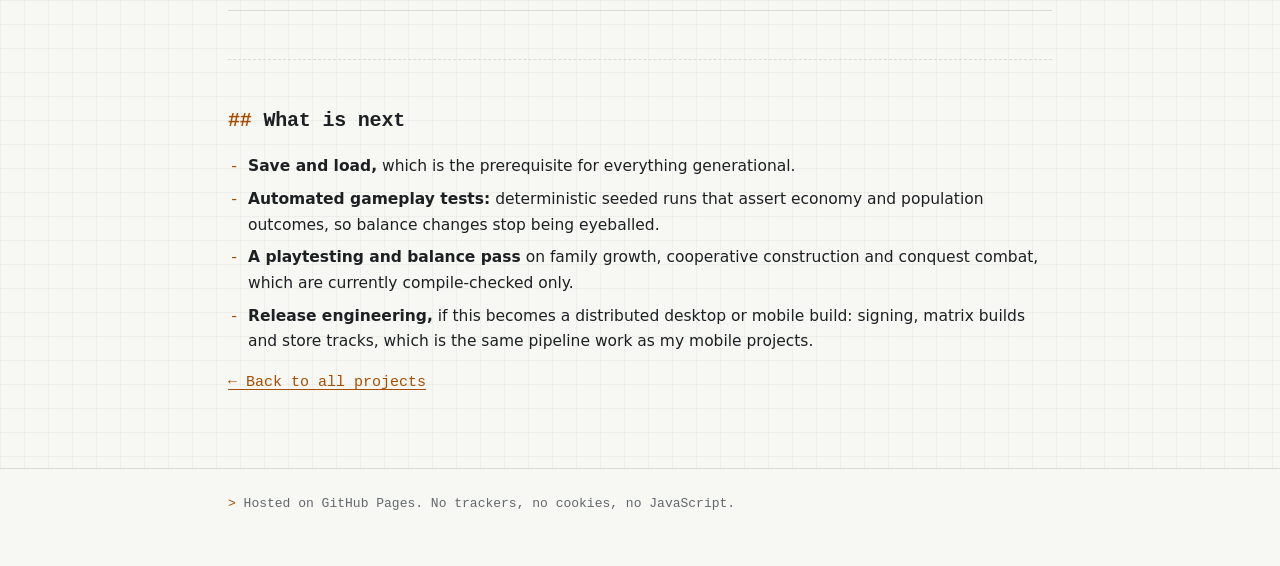
<file: site/project-hearth.html>
<!doctype html>
<html lang="en">
<head>
<meta charset="utf-8">
<meta name="viewport" content="width=device-width, initial-scale=1">
<title>Project Hearth: goals, stack and architecture · Mohamad Fareez Bin Jasmi</title>
<meta name="description" content="Project Hearth is a browser civilization sandbox built with TypeScript, Three.js, Vite and Rapier physics: villagers that decide for themselves, an economy, families and town growth, plus a two-civilization conquest mode. Static build, deployed by GitHub Actions to GitHub Pages.">
<meta name="author" content="Mohamad Fareez Bin Jasmi">
<meta name="color-scheme" content="light dark">
<meta name="theme-color" content="#f7f7f4" media="(prefers-color-scheme: light)">
<meta name="theme-color" content="#0f1112" media="(prefers-color-scheme: dark)">
<link rel="canonical" href="https://fareezjasmi.github.io/portfolio/project-hearth.html">
<meta property="og:type" content="article">
<meta property="og:url" content="https://fareezjasmi.github.io/portfolio/project-hearth.html">
<meta property="og:title" content="Project Hearth: goals, stack and architecture">
<meta property="og:description" content="A browser civilization sandbox with no backend: ten villagers decide their own work, eat, rest, marry and build a town, with a second civilization and physics-driven combat on top.">
<meta name="twitter:card" content="summary">
<link rel="icon" href="favicon.svg" type="image/svg+xml">
<link rel="stylesheet" href="style.css">
</head>
<body class="v-b">
<a class="skip" href="#main">Skip to content</a>
<header class="top">
  <div class="wrap"><nav class="nav" aria-label="Primary"><a class="home" href="./">Fareez Jasmi</a><a href="./#cloud">Cloud</a><a href="./#mobile">Mobile</a><a href="./#learning">Learning</a><a href="./#contact">Contact</a></nav></div>
</header>
<main id="main" class="wrap casestudy">
<section class="hero" aria-labelledby="title">
    <p class="eyebrow page-top">case study <span class="tag live">live demo</span></p>
    <h1 id="title" class="flush">Project Hearth</h1>
    <p class="lede">A civilization sandbox that runs entirely in one browser tab. Ten villagers decide their own work, eat, rest, marry and raise children while homes, shops and roads get built around them, and a second civilization, conquest objectives and physics-driven combat layer on top in the other mode.</p>
    <dl class="spec">
      <dt>Status</dt><dd>Live, both modes playable. Type-check and production build pass; no automated gameplay tests and no balance tuning yet.</dd>
      <dt>Simulation</dt><dd>TypeScript with no Three.js dependency: people, needs, tasks, navigation and town growth are plain serialisable state</dd>
      <dt>Frontend</dt><dd>TypeScript, Three.js, Vite. Procedural geometry, no art assets and no asset pipeline</dd>
      <dt>Physics</dt><dd>Rapier (WASM) driving eleven-part articulated ragdolls, loaded as a separate chunk only when conquest runs</dd>
      <dt>AI layer, optional</dt><dd>TypeSafe Jev through the official <code>@typesafe-ai/sdk</code>, loopback-only. A deterministic local policy is the default and the fallback</dd>
      <dt>Delivery</dt><dd>GitHub Actions to GitHub Pages on every push; static build, no backend, no server to keep running</dd>
      <dt>Demo</dt><dd><a href="https://fareezjasmi.github.io/project-hearth/">fareezjasmi.github.io/project-hearth →</a></dd>
      <dt>Source</dt><dd><a href="https://github.com/fareezjasmi/project-hearth">github.com/fareezjasmi/project-hearth</a></dd>
    </dl>
  </section>

<section aria-labelledby="goals-h">
    <h2 id="goals-h">What it sets out to do</h2>
    <ul class="points">
      <li><strong>Make a simulation interesting without a backend.</strong> Movement, work, resource arithmetic, pathfinding and animation are all solved locally in the tab. Nothing needs an account, a database or a running service, which is what makes a free static deploy honest rather than a compromise.</li>
      <li><strong>Keep the AI narrow and checkable.</strong> The model never chooses an action freely. The simulation offers a bounded list of feasible action-and-target options, the model returns one of those identifiers plus an urgency score, and the answer is rejected unless it matches an offered option. Everything is validated again against inventory, reservations, reachability and prerequisites before it changes the world.</li>
      <li><strong>Show the decision, not just its result.</strong> Every choice is labelled by source, and every log entry opens its original input snapshot: the trigger, the options offered, the target chosen, confidence, priority and latency. Failed model requests fall back visibly instead of being smoothed over.</li>
      <li><strong>Let systems interfere with each other.</strong> Economy, households, growth and combat share one clock and one state. Food shortages stop births, a threatened capital shelters civilians, and a recruited soldier leaves their job and has to be replaced.</li>
      <li><strong>Keep it honest.</strong> Where something is unbuilt or untested, the page and the README say so instead of implying more than was verified.</li>
    </ul>
  </section>

<section aria-labelledby="loop-h">
    <h2 id="loop-h">How a villager decides</h2>
    <ol class="points">
      <li>The simulation advances on a fixed step. Needs, energy, hunger, inventory, reservations and task state machines all move on that same clock, and a pause or a speed change moves the clock, not the rendering.</li>
      <li>The scheduler decides who is allowed to think. Opportunities are staggered, at most one decision is in flight per person, results that arrive after the situation changed are discarded, and model requests are spaced by at least three real seconds across all ten villagers.</li>
      <li>The context builder gathers scoped observations: needs, current task, carried inventory, relevant memories and relationships, village priorities and worker coverage. From those it builds the feasible action-and-target candidates, each with a local utility score.</li>
      <li>The provider answers. The local policy sorts candidates by utility and is always available. When a Jev key is connected and enabled, the request instead goes to the loopback server, which asks the model to choose one offered option and rate urgency.</li>
      <li>The simulation validates the result against the present state and applies it only at a tick, recording the decision, its source and its snapshot.</li>
    </ol>
    <p class="small muted">Local execution never calls a model for movement, work ticks, resource arithmetic, animations or pathfinding. Nothing is awarded because a decision was selected: wood and food have to be harvested or bought by a villager who is actually there.</p>
  </section>

<section aria-labelledby="arch-h">
    <h2 id="arch-h">Architecture</h2>
    <figure class="diagram">
      <div class="diagram-scroll" tabindex="0" role="region" aria-label="Project Hearth architecture diagram, scrollable">
<svg viewBox="0 0 900 460" role="img" aria-labelledby="ph-title ph-desc" xmlns="http://www.w3.org/2000/svg">
<title id="ph-title">Project Hearth architecture</title>
<desc id="ph-desc">Everything inside the browser zone runs in one static page with no backend: a fixed-clock simulation holds people, tasks, town and navigation state; a decision layer built from the context builder and scheduler offers bounded options and receives an answer either from the deterministic local policy or from the optional Jev provider. A renderer reads simulation state and draws it with Three.js, while Rapier physics runs as a separately loaded chunk for conquest ragdolls. Outside the browser, in a local-development-only zone, a Vite plugin acts as the Jev server, holding a TypeSafe API key in session memory and answering only on loopback. Below both, the delivery band shows the production path: type-check and bundle with tsc and Vite into a static dist directory, built and uploaded by GitHub Actions, then served over HTTPS by GitHub Pages.</desc>
<defs><marker id="ph-arr" viewBox="0 0 10 10" refX="9" refY="5" markerWidth="7" markerHeight="7" orient="auto-start-reverse"><path class="head" d="M0 0L10 5L0 10z"/></marker></defs>
<rect class="group" x="16" y="14" width="672" height="300" rx="10"/>
<text class="g" x="28" y="32">BROWSER, ONE STATIC PAGE, NO BACKEND</text>
<rect class="zone" x="700" y="14" width="184" height="300" rx="10"/>
<text class="g" x="712" y="32">LOCAL DEV ONLY</text>
<rect class="group" x="16" y="336" width="868" height="96" rx="10"/>
<text class="g" x="28" y="354">DELIVERY, EVERY PUSH TO MAIN</text>
<g class="edges">
<path class="edge" marker-end="url(#ph-arr)" d="M186 148H214"/>
<path class="edge" marker-end="url(#ph-arr)" d="M364 148H392"/>
<path class="edge" marker-end="url(#ph-arr)" d="M542 148H570"/>
<path class="edge dash" marker-end="url(#ph-arr)" d="M310 120V64H392"/>
<path class="edge dash" marker-end="url(#ph-arr)" d="M542 64H660V148H716"/>
<path class="edge" marker-end="url(#ph-arr)" d="M792 196V176"/>
<path class="edge" marker-end="url(#ph-arr)" d="M111 176V192H291V210"/>
<path class="edge" marker-end="url(#ph-arr)" d="M412 238H386"/>
<path class="edge" marker-end="url(#ph-arr)" d="M186 396H214"/>
<path class="edge" marker-end="url(#ph-arr)" d="M364 396H392"/>
<path class="edge" marker-end="url(#ph-arr)" d="M572 396H600"/>
</g>
<g class="labels">
<text class="e" x="330" y="58">opt-in</text>
<text class="e" x="646" y="104" text-anchor="end">HTTPS</text>
<text class="e" x="802" y="190">key</text>
<text class="e" x="126" y="196">state</text>
</g>
<g class="nodes" text-anchor="middle">
<rect class="box" x="36" y="120" width="150" height="56" rx="6"/><text class="t" x="111" y="142">Simulation</text><text class="s" x="111" y="158">10 Hz fixed clock</text>
<rect class="box" x="214" y="120" width="150" height="56" rx="6"/><text class="t" x="289" y="142">Decision layer</text><text class="s" x="289" y="158">context, scheduler</text>
<rect class="box" x="392" y="120" width="150" height="56" rx="6"/><text class="t" x="467" y="142">Local policy</text><text class="s" x="467" y="158">deterministic</text>
<rect class="box" x="570" y="120" width="118" height="56" rx="6"/><text class="t" x="629" y="142">World actions</text><text class="s" x="629" y="158">checked each tick</text>
<rect class="box" x="392" y="36" width="150" height="56" rx="6"/><text class="t" x="467" y="58">Jev provider</text><text class="s" x="467" y="74">optional, remote</text>
<rect class="box" x="196" y="210" width="190" height="56" rx="6"/><text class="t" x="291" y="232">Renderer, Three.js</text><text class="s" x="291" y="248">scene, villagers, props</text>
<rect class="box" x="412" y="210" width="190" height="56" rx="6"/><text class="t" x="507" y="232">Rapier physics</text><text class="s" x="507" y="248">separate chunk, conquest</text>
<rect class="box" x="716" y="120" width="152" height="56" rx="6"/><text class="t" x="792" y="142">Jev server</text><text class="s" x="792" y="158">Vite plugin, loopback</text>
<rect class="box" x="716" y="196" width="152" height="56" rx="6"/><text class="t" x="792" y="218">TypeSafe key</text><text class="s" x="792" y="234">session memory only</text>
<rect class="box" x="36" y="372" width="150" height="48" rx="6"/><text class="t" x="111" y="394">tsc and Vite</text><text class="s" x="111" y="410">type-check, bundle</text>
<rect class="box" x="214" y="372" width="150" height="48" rx="6"/><text class="t" x="289" y="394">dist/</text><text class="s" x="289" y="410">2.6 MB static</text>
<rect class="box" x="392" y="372" width="180" height="48" rx="6"/><text class="t" x="482" y="394">GitHub Actions</text><text class="s" x="482" y="410">npm ci, build, upload</text>
<rect class="box" x="600" y="372" width="250" height="48" rx="6"/><text class="t" x="725" y="394">GitHub Pages</text><text class="s" x="725" y="410">HTTPS CDN, nothing to run</text>
</g>
</svg>
      </div>
      <figcaption><span class="scroll-hint">Scroll sideways to see the whole diagram. </span>Every box inside the browser zone runs in one static page. The AI layer is deliberately the only piece that needs a server, and that server is loopback-only, so the hosted demo runs the local policy instead.</figcaption>
    </figure>
    <div class="table-scroll">
    <table>
      <thead><tr><th scope="col">Layer</th><th scope="col">What is in it</th><th scope="col">Why it is separate</th></tr></thead>
      <tbody>
        <tr><td>Simulation</td><td>People and needs, task state machines, grid navigation, households and town growth, conquest gameplay</td><td>No Three.js objects anywhere in it, so the same state can later move into a worker or an authoritative server</td></tr>
        <tr><td>Decision layer</td><td>Scoped context and candidate building, a scheduler with cooldowns and stale-result rejection, and one provider seam</td><td>One place where a local policy and a remote model are interchangeable, labelled, and budgeted</td></tr>
        <tr><td>Renderer</td><td>Lighting and day cycle, villagers, inventory props, construction and road views</td><td>It reads simulation state and never drives it, so visuals cannot desync the world</td></tr>
        <tr><td>Physics</td><td>Rapier joints and rigid bodies for knockdown ragdolls</td><td>Purely cosmetic and separately loaded; a physics failure leaves gameplay intact</td></tr>
        <tr><td>Interface</td><td>Village dashboard, inspector, decision log, agent view, town view</td><td>Driven by real simulation and scheduler telemetry rather than simulated status animations</td></tr>
        <tr><td>Jev server</td><td>A Vite plugin that holds the API key and calls the model</td><td>Keeps the credential off the static host entirely, and refuses any request that is not loopback</td></tr>
      </tbody>
    </table>
    </div>
  </section>

<section aria-labelledby="delivery-h">
    <h2 id="delivery-h">Delivery and hosting</h2>
    <ul class="points">
      <li><strong>Subpath build.</strong> Vite emits root-relative asset URLs by default, which 404 on a GitHub Pages project site. The production build sets <code>base</code> to <code>/project-hearth/</code> while development keeps <code>/</code>, so the loopback server and the usual local URL are unchanged.</li>
      <li><strong>One workflow, no manual uploads.</strong> A push to <code>main</code> runs Node 22, <code>npm ci</code>, <code>npm run build</code>, uploads the artifact and deploys it. <code>dist/</code> is gitignored and built in CI, so the published bundle cannot silently drift from the source.</li>
      <li><strong>The AI key path is closed on purpose.</strong> The connection server is loopback-only, so no static host can serve it. The client probes the status endpoint once, and when no server answers it disables key entry and explains why, rather than showing a form that cannot work.</li>
      <li><strong>Scope, stated plainly.</strong> This is a deploy pipeline, not a mobile release pipeline: no code signing, no matrix builds across platforms and no store uploads yet. Those are the next CI/CD additions rather than things this project already does.</li>
    </ul>
  </section>

<section aria-labelledby="limits-h">
    <h2 id="limits-h">Limitations</h2>
    <ul class="points">
      <li><strong>In memory only.</strong> Refreshing resets the village. There is no save, no load, no state transfer between the two modes, and no full generational aging.</li>
      <li><strong>Compile-checked, not play-tested.</strong> TypeScript and the production build pass, and both modes were verified to load and render in a browser. Balance, emergent behaviour, family growth and the traffic fix were not tuned or playtested, and there are no automated gameplay tests.</li>
      <li><strong>The AI path itself is unverified end to end</strong>, because it needs a live TypeSafe key to exercise.</li>
      <li><strong>Conservative crowd navigation.</strong> Walkers may yield or abandon a blocked task before choosing another; it is not a full RTS navigation mesh.</li>
      <li><strong>Bounded by design.</strong> Twelve memories per villager, the last 120 decisions and 80 world events retained, 45 shown, sixteen decision traces per person, and a cap of forty residents on this map size.</li>
    </ul>
  </section>

<section aria-labelledby="adr-h">
    <h2 id="adr-h">Key decisions</h2>
    <dl class="spec spec-wide">
      <dt>Local policy first, model second</dt><dd>The deterministic policy is the default, not a degraded mode. It keeps survival behaviour responsive, removes the latency and cost from the common path, and gives the model a fallback that is already good instead of an error state. Model requests are then a bounded, visible luxury rather than a dependency.</dd>
      <dt>A bounded choice, not free text</dt><dd>Letting the model name actions and coordinates invites silent invalid states. It receives a scoped option list and returns one identifier plus urgency; the server checks the shape and the offered identifier, and the simulation re-checks feasibility against the world. A malformed or stale answer is discarded.</dd>
      <dt>The renderer is a consumer</dt><dd>Simulation state holds no Three.js objects. Positions and actions are plain data, so rendering can be swapped, throttled or moved without touching behaviour, which is also what makes the visuals safe to fail.</dd>
      <dt>Physics is cosmetic</dt><dd>Ragdolls never decide damage or navigation. Combat resolves on the simulation tick; knockdowns are drawn from it. That keeps a 2 MB WebAssembly engine out of the correctness path and lets it load lazily, only for conquest.</dd>
      <dt>Static hosting without lying about it</dt><dd>The honest static site is the fully playable one. Rather than pretending the AI mode works everywhere, the hosted build detects the missing server and says so, which is cheaper than running a service nobody needs and clearer for anyone clicking the demo.</dd>
    </dl>
  </section>

<section aria-labelledby="next-h">
    <h2 id="next-h">What is next</h2>
    <ul class="points">
      <li><strong>Save and load,</strong> which is the prerequisite for everything generational.</li>
      <li><strong>Automated gameplay tests:</strong> deterministic seeded runs that assert economy and population outcomes, so balance changes stop being eyeballed.</li>
      <li><strong>A playtesting and balance pass</strong> on family growth, cooperative construction and conquest combat, which are currently compile-checked only.</li>
      <li><strong>Release engineering,</strong> if this becomes a distributed desktop or mobile build: signing, matrix builds and store tracks, which is the same pipeline work as my mobile projects.</li>
    </ul>
    <p><a href="./#other">← Back to all projects</a></p>
  </section>
</main>
<footer class="site">
  <div class="wrap">
    <p>Hosted on GitHub Pages. No trackers, no cookies, no JavaScript.</p>
  </div>
</footer>
</body>
</html>
</file>
<file: site/style.css>
/* Variant B: engineer. Monospace-led spec sheet, one accent colour. */
:root {
  color-scheme: light dark;
  --bg: #f7f7f4;
  --panel: #ffffff;
  --fg: #1d2023;
  --muted: #62676d;
  --line: #d9dbd6;
  --grid: rgba(0, 0, 0, .035);
  --accent: #a64f00;          /* muted AWS-ish orange, AA on light */
  --accent-soft: rgba(166, 79, 0, .09);
  --todo-bg: #fff1c2;
  --todo-fg: #5b4300;
  --mono: ui-monospace, "SF Mono", SFMono-Regular, "Cascadia Mono", "Segoe UI Mono", Menlo, Consolas, "Liberation Mono", monospace;
  --sans: system-ui, -apple-system, "Segoe UI", Roboto, "Helvetica Neue", Arial, sans-serif;
}
@media (prefers-color-scheme: dark) {
  :root {
    --bg: #0f1112;
    --panel: #15181a;
    --fg: #e3e5e6;
    --muted: #979ca1;
    --line: #2a2e31;
    --grid: rgba(255, 255, 255, .03);
    --accent: #ff9f43;
    --accent-soft: rgba(255, 159, 67, .12);
    --todo-bg: #3a2f0c;
    --todo-fg: #ffdf8a;
  }
}
*, *::before, *::after { box-sizing: border-box; }
html { -webkit-text-size-adjust: 100%; }
body {
  margin: 0; color: var(--fg); font-family: var(--mono); font-size: .9375rem; line-height: 1.65;
  background-color: var(--bg);
  background-image: linear-gradient(var(--grid) 1px, transparent 1px), linear-gradient(90deg, var(--grid) 1px, transparent 1px);
  background-size: 24px 24px;
}
.wrap { max-width: 54rem; margin: 0 auto; padding: 0 1.25rem; }
a { color: var(--accent); text-underline-offset: .2em; }
a:hover { background: var(--accent-soft); }
:focus-visible { outline: 2px solid var(--accent); outline-offset: 2px; }
.skip { position: absolute; left: -999px; top: 0; }
.skip:focus { left: 1rem; top: 1rem; background: var(--panel); padding: .4rem .7rem; z-index: 1; }

/* Top bar */
.top { border-bottom: 1px solid var(--line); background: var(--bg); }
.nav { display: flex; flex-wrap: wrap; gap: .25rem 1.5rem; padding: .9rem 0; font-size: .875rem; }
.nav a { color: var(--muted); text-decoration: none; }
.nav a::before { content: "./"; content: "./" / ""; color: var(--line); }
.nav a:hover { color: var(--fg); background: none; }
.nav .home { color: var(--fg); font-weight: 700; margin-right: auto; }
.nav .home::before { content: "~/"; content: "~/" / ""; color: var(--accent); }

/* README-ish headings */
h1, h2, h3 { font-family: var(--mono); line-height: 1.3; letter-spacing: -.01em; }
h1 { font-size: clamp(1.75rem, 5vw, 2.25rem); margin: 3.5rem 0 .75rem; }
h1::before { content: "# "; content: "# " / ""; color: var(--accent); }
h2 { font-size: 1.25rem; margin: 0 0 1.25rem; }
h2::before { content: "## "; content: "## " / ""; color: var(--accent); }
h3 { font-size: 1.0625rem; margin: 0; }
h3 a { color: var(--fg); }
p { margin: 0 0 1rem; }
.lede { font-family: var(--sans); font-size: 1.1875rem; line-height: 1.55; max-width: 40rem; }
.eyebrow { color: var(--muted); font-size: .8125rem; margin: 0 0 .25rem; }
.eyebrow::before { content: "// "; content: "// " / ""; }
.muted { color: var(--muted); }
.small { font-size: .875rem; }

section { padding-top: 3.25rem; }

/* Spec definition lists: two-column table look */
dl.spec { display: grid; grid-template-columns: 7.5rem 1fr; margin: 0 0 1rem; border-top: 1px solid var(--line); font-size: .875rem; }
dl.spec dt, dl.spec dd { padding: .45rem 0; border-bottom: 1px solid var(--line); margin: 0; }
dl.spec dt { color: var(--muted); padding-right: 1rem; }
dl.spec dt::after { content: ":"; }
dl.spec.spec-wide { grid-template-columns: 13rem 1fr; }
dl.spec.spec-wide dt { color: var(--fg); font-weight: 600; }
dl.spec.spec-wide dt::after { content: ""; }
dl.spec.spec-wide dd { font-family: var(--sans); font-size: .9375rem; }
.hero-spec { max-width: 40rem; }

/* Cards */
.card { background: var(--panel); border: 1px solid var(--line); border-radius: 6px; padding: 1.1rem 1.25rem 1.25rem; margin: 0 0 1.25rem; }
.card-h { display: flex; flex-wrap: wrap; align-items: baseline; justify-content: space-between; gap: .25rem 1rem; margin-bottom: .6rem; padding-bottom: .6rem; border-bottom: 1px dashed var(--line); }
.card > p { font-family: var(--sans); font-size: 1rem; }
.card dl.spec:last-child { margin-bottom: 0; }
.card dl.spec { border-top: 0; }
.card dl.spec dt:last-of-type, .card dl.spec dd:last-of-type { border-bottom: 0; }
.grid2 { display: grid; grid-template-columns: repeat(auto-fit, minmax(19rem, 1fr)); gap: 1.25rem; align-items: start; }
.grid2 .card { margin: 0; }

/* Status tags like [in progress] */
.tag { font-size: .8125rem; color: var(--muted); white-space: nowrap; }
.tag::before { content: "["; }
.tag::after { content: "]"; }
.tag.live { color: var(--accent); font-weight: 700; }
.tag.wip, .tag.review { color: var(--fg); }

ul.points, ol.points { font-family: var(--sans); font-size: .9688rem; padding-left: 1.25rem; margin: 1rem 0; }
ul.points li, ol.points li { margin-bottom: .45rem; }
ul.points li::marker { content: "- "; content: "- " / ""; color: var(--accent); font-family: var(--mono); }
ol.points li::marker { color: var(--accent); font-family: var(--mono); }

/* Diagram */
figure.diagram { margin: 1.25rem 0 0; }
.diagram-scroll { overflow-x: auto; border: 1px solid var(--line); border-radius: 4px; background: var(--bg); padding: .75rem; -webkit-overflow-scrolling: touch; }
.diagram svg { display: block; width: 100%; min-width: 640px; height: auto; }
figure.diagram figcaption { font-size: .8125rem; color: var(--muted); margin-top: .5rem; }
figure.diagram figcaption::before { content: "fig. "; content: "fig. " / ""; color: var(--accent); }
.diagram .box { fill: var(--panel); stroke: var(--fg); stroke-width: 1; }
.diagram .ext { fill: var(--panel); stroke: var(--muted); stroke-width: 1; stroke-dasharray: 3 3; }
.diagram .group { fill: none; stroke: var(--accent); stroke-width: 1; stroke-dasharray: 6 4; }
.diagram .zone { fill: var(--accent-soft); stroke: none; }
.diagram .edge { fill: none; stroke: var(--muted); stroke-width: 1.1; }
.diagram .edge.dash { stroke-dasharray: 3 3; }
.diagram .head { fill: var(--muted); }
.diagram text { fill: var(--fg); font: 12px var(--mono); }
.diagram text.t { font-weight: 700; }
.diagram text.s { fill: var(--muted); font-size: 9.5px; }
.diagram text.g { fill: var(--accent); font-size: 10px; letter-spacing: .02em; }
.diagram text.e { fill: var(--accent); font-size: 10px; paint-order: stroke; stroke: var(--bg); stroke-width: 4px; stroke-linejoin: round; }
.scroll-hint { display: none; }

table { width: 100%; border-collapse: collapse; font-size: .875rem; margin: 0 0 1rem; background: var(--panel); border: 1px solid var(--line); }
th, td { text-align: left; padding: .5rem .75rem; border-bottom: 1px solid var(--line); vertical-align: top; }
th { color: var(--muted); font-weight: 400; background: var(--bg); }
.table-scroll { overflow-x: auto; }
code { font-family: var(--mono); font-size: .9em; color: var(--accent); }
.todo { background: var(--todo-bg); color: var(--todo-fg); padding: .05em .35em; border-radius: 3px; font-size: .9em; }

.casestudy .hero h1 { margin-top: .25rem; }
.casestudy .page-top { margin-top: 3.5rem; }
.casestudy section + section { border-top: 1px dashed var(--line); margin-top: 3rem; padding-top: 3rem; }

footer.site { margin-top: 4.5rem; border-top: 1px solid var(--line); padding: 1.5rem 0 3rem; font-size: .8125rem; color: var(--muted); background: var(--bg); }
footer.site p { margin: 0 0 .25rem; }
footer.site p::before { content: "> "; content: "> " / ""; color: var(--accent); }
.notfound h1 { margin-top: 5rem; }

@media (max-width: 700px) {
  .diagram svg { min-width: 760px; }
  .scroll-hint { display: inline; }
  dl.spec.spec-wide { grid-template-columns: 1fr; }
  dl.spec.spec-wide dt { border-bottom: 0; padding-bottom: 0; }
}
@media (max-width: 480px) {
  body { font-size: .875rem; }
  h1 { margin-top: 2.25rem; }
  .nav .home { flex-basis: 100%; }
  dl.spec { grid-template-columns: 5.5rem 1fr; }
  .card { padding: 1rem; }
  .casestudy .page-top { margin-top: 2.25rem; }
}
@media print { body { background: none; } .nav { display: none; } }
.hero { padding-top: 0; }
@media (max-width: 480px) { .nav { gap: .2rem 1rem; } }
</file>
